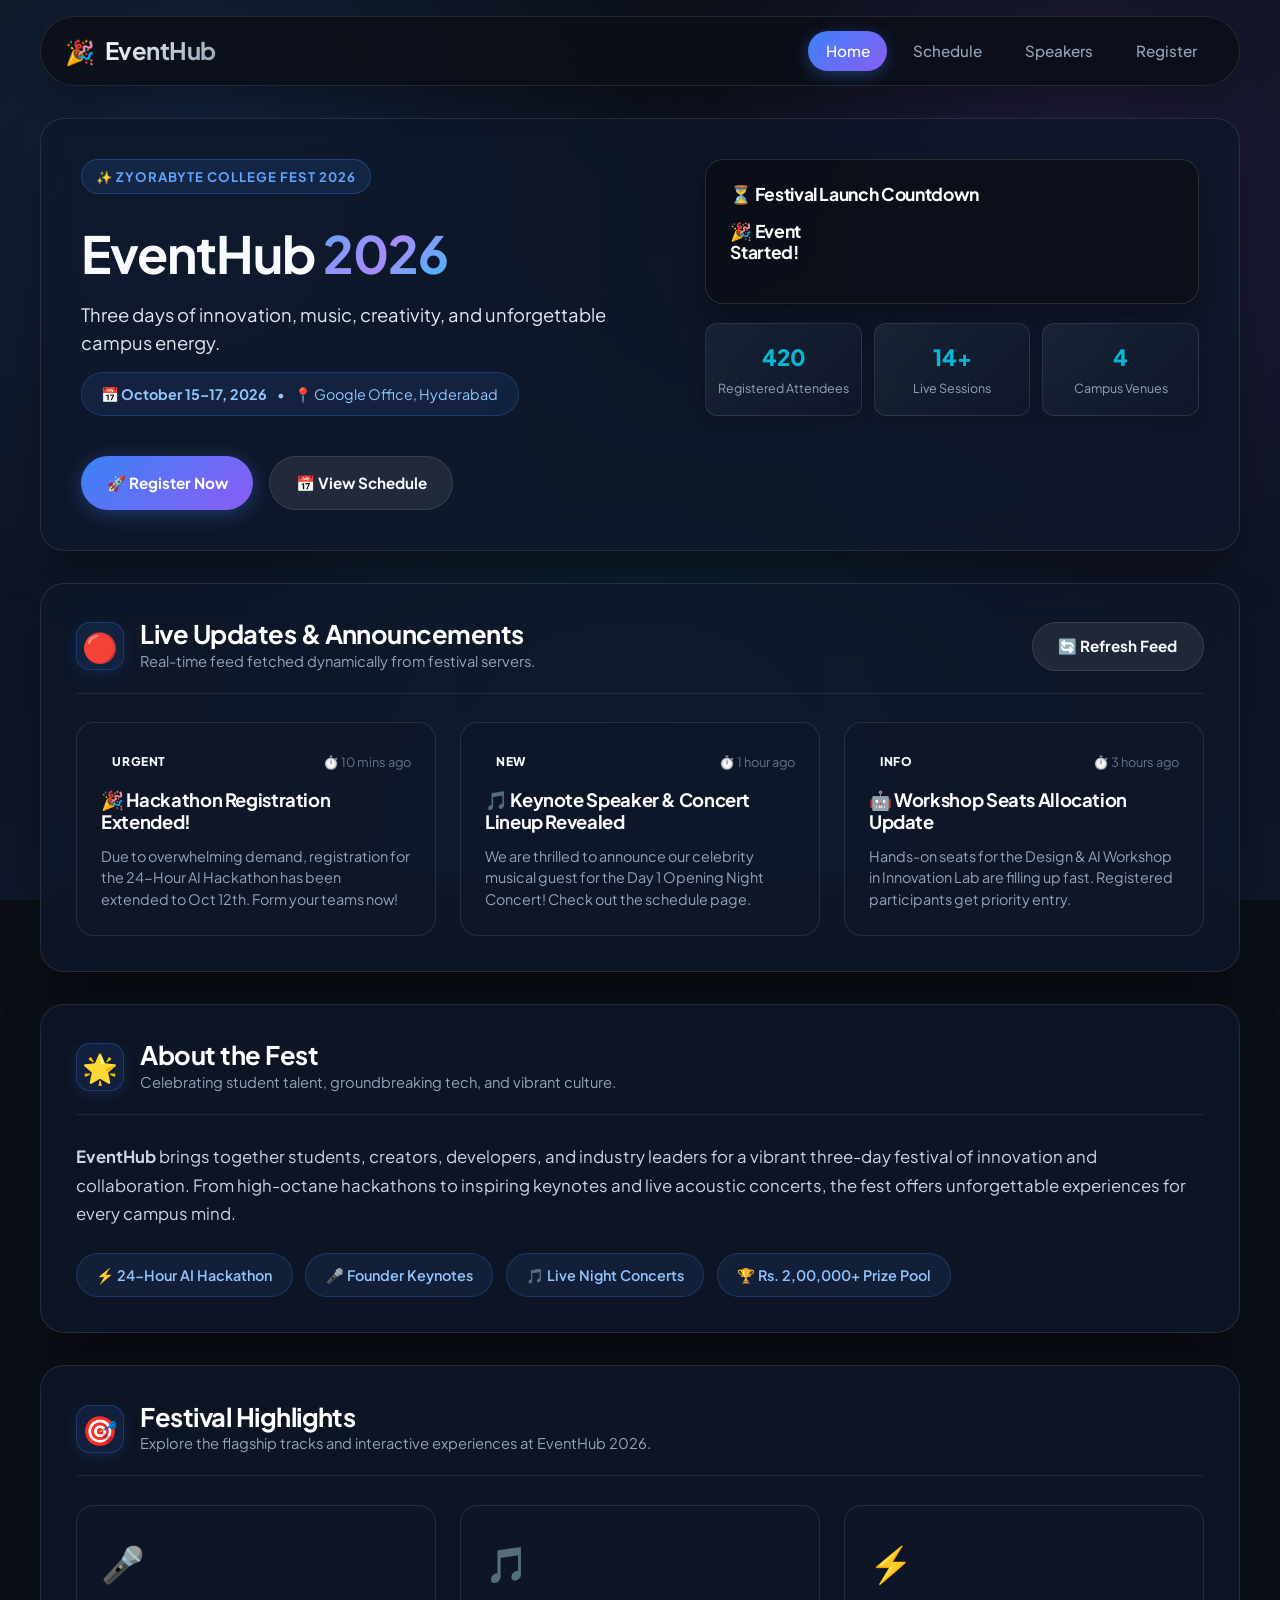
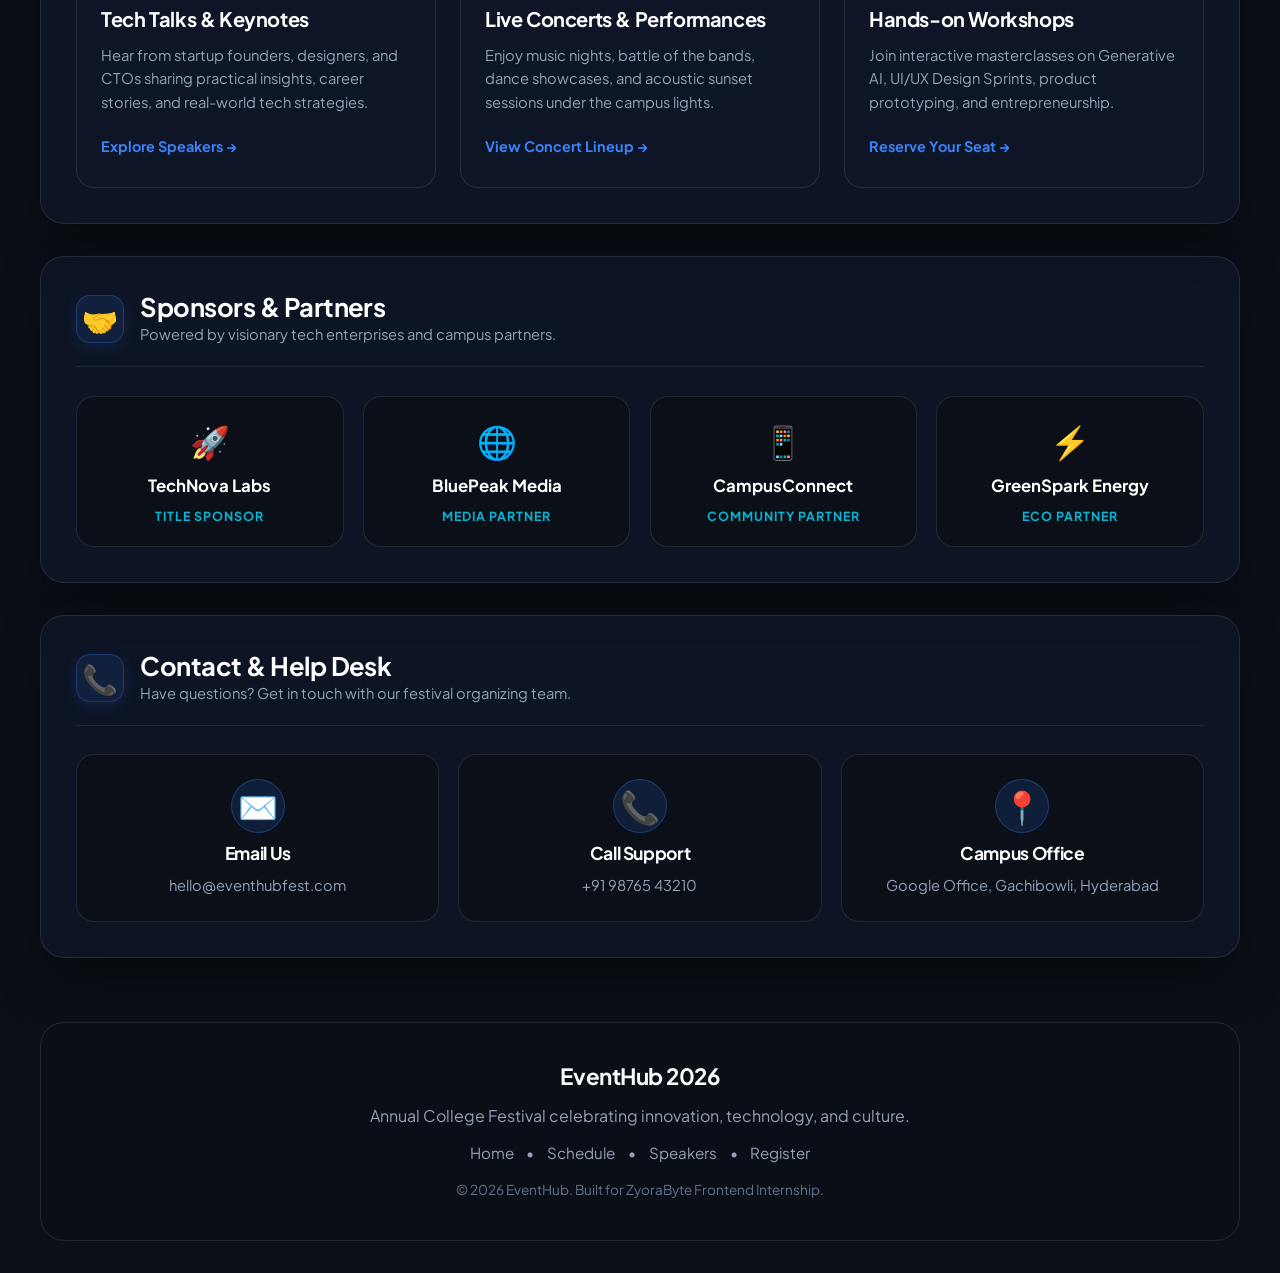
<file: index.html>
<!DOCTYPE html>
<html lang="en">
<head>
    <meta charset="UTF-8" />
    <meta name="viewport" content="width=device-width, initial-scale=1.0" />
    <title>EventHub | Annual College Fest 2026</title>
    <meta name="description" content="EventHub is the annual college fest celebrating music, technology, culture, and innovation." />
    <link rel="preconnect" href="https://fonts.googleapis.com">
    <link rel="preconnect" href="https://fonts.gstatic.com" crossorigin>
    <link href="https://fonts.googleapis.com/css2?family=Plus+Jakarta+Sans:wght@400;500;600;700;800&family=Inter:wght@300;400;500;600;700&display=swap" rel="stylesheet">
    <link rel="stylesheet" href="css/style.css" />
    <link rel="stylesheet" href="css/responsive.css" />
</head>
<body data-page="home">

    <header>
        <div class="brand">
            <a href="index.html" class="logo-link">
                <span class="logo-icon">🎉</span>
                <h1>EventHub</h1>
            </a>
        </div>

        <button class="menu-toggle" type="button" aria-label="Toggle navigation" aria-expanded="false">
            <span></span>
            <span></span>
            <span></span>
        </button>

        <nav class="nav-links" aria-label="Primary navigation">
            <a href="index.html" class="active" aria-current="page">Home</a>
            <a href="schedule.html">Schedule</a>
            <a href="speakers.html">Speakers</a>
            <a href="register.html">Register</a>
        </nav>
    </header>

    <main id="main-content">

        <!-- 1. Hero Section Box -->
        <section class="hero section-box" aria-labelledby="fest-title">
            <div class="hero-header-content">
                <span class="eyebrow">✨ ZyoraByte College Fest 2026</span>
                <h1 id="fest-title">EventHub <span class="gradient-text">2026</span></h1>
                <p class="tagline">Three days of innovation, music, creativity, and unforgettable campus energy.</p>
                <div class="event-details-pill">
                    <span>📅 <strong>October 15–17, 2026</strong></span>
                    <span>•</span>
                    <span>📍 Google Office, Hyderabad</span>
                </div>
            </div>

            <div class="hero-side">
                <div class="countdown-card" aria-label="Fest Countdown Timer">
                    <h3>⏳ Festival Launch Countdown</h3>
                    <div id="countdown" data-target-date="2026-10-15T09:00:00" class="countdown-grid">
                        <div class="countdown-unit">
                            <span class="countdown-value" id="cd-days">00</span>
                            <span class="countdown-label">Days</span>
                        </div>
                        <div class="countdown-unit">
                            <span class="countdown-value" id="cd-hours">00</span>
                            <span class="countdown-label">Hours</span>
                        </div>
                        <div class="countdown-unit">
                            <span class="countdown-value" id="cd-mins">00</span>
                            <span class="countdown-label">Mins</span>
                        </div>
                        <div class="countdown-unit">
                            <span class="countdown-value" id="cd-secs">00</span>
                            <span class="countdown-label">Secs</span>
                        </div>
                    </div>
                </div>

                <div class="hero-stats">
                    <div class="stat-card">
                        <strong id="live-registration-count">420</strong>
                        <span>Registered Attendees</span>
                    </div>
                    <div class="stat-card">
                        <strong>14+</strong>
                        <span>Live Sessions</span>
                    </div>
                    <div class="stat-card">
                        <strong>4</strong>
                        <span>Campus Venues</span>
                    </div>
                </div>
            </div>

            <div class="hero-cta-wrapper">
                <a href="register.html" class="cta-button">🚀 Register Now</a>
                <a href="schedule.html" class="cta-button secondary-button">📅 View Schedule</a>
            </div>
        </section>

        <!-- 2. Live Updates & Announcements Section Box -->
        <section class="section-box live-data-section" aria-labelledby="live-updates-title">
            <div class="section-header-box">
                <div class="header-title-group">
                    <span class="header-icon-badge">🔴</span>
                    <div>
                        <h2 id="live-updates-title">Live Updates & Announcements</h2>
                        <p>Real-time feed fetched dynamically from festival servers.</p>
                    </div>
                </div>
                <button type="button" id="refresh-announcements-btn" class="secondary-button icon-btn" title="Refresh Live Data">
                    🔄 Refresh Feed
                </button>
            </div>

            <!-- Announcements Grid Pre-rendered for 100% Instant Load -->
            <div id="announcements-feed" class="card-grid">
                <article class="announcement-card feature-card">
                    <div class="announcement-header">
                        <span class="pill urgent-pill">🔥 URGENT</span>
                        <small class="announcement-time">⏱️ 10 mins ago</small>
                    </div>
                    <h3>🎉 Hackathon Registration Extended!</h3>
                    <p>Due to overwhelming demand, registration for the 24-Hour AI Hackathon has been extended to Oct 12th. Form your teams now!</p>
                </article>

                <article class="announcement-card feature-card">
                    <div class="announcement-header">
                        <span class="pill new-pill">🎵 NEW</span>
                        <small class="announcement-time">⏱️ 1 hour ago</small>
                    </div>
                    <h3>🎵 Keynote Speaker & Concert Lineup Revealed</h3>
                    <p>We are thrilled to announce our celebrity musical guest for the Day 1 Opening Night Concert! Check out the schedule page.</p>
                </article>

                <article class="announcement-card feature-card">
                    <div class="announcement-header">
                        <span class="pill info-pill">ℹ️ INFO</span>
                        <small class="announcement-time">⏱️ 3 hours ago</small>
                    </div>
                    <h3>🤖 Workshop Seats Allocation Update</h3>
                    <p>Hands-on seats for the Design & AI Workshop in Innovation Lab are filling up fast. Registered participants get priority entry.</p>
                </article>
            </div>
        </section>

        <!-- 3. About the Fest Section Box -->
        <section class="section-box about-section-box" aria-labelledby="about-title">
            <div class="section-header-box">
                <div class="header-title-group">
                    <span class="header-icon-badge">🌟</span>
                    <div>
                        <h2 id="about-title">About the Fest</h2>
                        <p>Celebrating student talent, groundbreaking tech, and vibrant culture.</p>
                    </div>
                </div>
            </div>
            <div class="about-card-body">
                <p>
                    <strong>EventHub</strong> brings together students, creators, developers, and industry leaders for a 
                    vibrant three-day festival of innovation and collaboration. From high-octane hackathons to inspiring keynotes 
                    and live acoustic concerts, the fest offers unforgettable experiences for every campus mind.
                </p>
                <div class="about-highlights-pills">
                    <span class="highlight-pill">⚡ 24-Hour AI Hackathon</span>
                    <span class="highlight-pill">🎤 Founder Keynotes</span>
                    <span class="highlight-pill">🎵 Live Night Concerts</span>
                    <span class="highlight-pill">🏆 Rs. 2,00,000+ Prize Pool</span>
                </div>
            </div>
        </section>

        <!-- 4. Festival Highlights Section Box -->
        <section class="section-box highlights-section-box" aria-labelledby="highlights-title">
            <div class="section-header-box">
                <div class="header-title-group">
                    <span class="header-icon-badge">🎯</span>
                    <div>
                        <h2 id="highlights-title">Festival Highlights</h2>
                        <p>Explore the flagship tracks and interactive experiences at EventHub 2026.</p>
                    </div>
                </div>
            </div>

            <div class="card-grid highlights-grid">
                <article class="feature-card highlight-card">
                    <div class="card-icon-header">🎤</div>
                    <h3>Tech Talks & Keynotes</h3>
                    <p>Hear from startup founders, designers, and CTOs sharing practical insights, career stories, and real-world tech strategies.</p>
                    <a href="speakers.html" class="card-link">Explore Speakers &rarr;</a>
                </article>

                <article class="feature-card highlight-card">
                    <div class="card-icon-header">🎵</div>
                    <h3>Live Concerts & Performances</h3>
                    <p>Enjoy music nights, battle of the bands, dance showcases, and acoustic sunset sessions under the campus lights.</p>
                    <a href="schedule.html" class="card-link">View Concert Lineup &rarr;</a>
                </article>

                <article class="feature-card highlight-card">
                    <div class="card-icon-header">⚡</div>
                    <h3>Hands-on Workshops</h3>
                    <p>Join interactive masterclasses on Generative AI, UI/UX Design Sprints, product prototyping, and entrepreneurship.</p>
                    <a href="register.html" class="card-link">Reserve Your Seat &rarr;</a>
                </article>
            </div>
        </section>

        <!-- 5. Sponsors and Partners Section Box -->
        <section class="section-box partners-section-box" aria-labelledby="partners-title">
            <div class="section-header-box">
                <div class="header-title-group">
                    <span class="header-icon-badge">🤝</span>
                    <div>
                        <h2 id="partners-title">Sponsors & Partners</h2>
                        <p>Powered by visionary tech enterprises and campus partners.</p>
                    </div>
                </div>
            </div>

            <div class="sponsor-grid">
                <div class="sponsor-badge">
                    <span class="sponsor-icon">🚀</span>
                    <strong>TechNova Labs</strong>
                    <span class="sponsor-type">Title Sponsor</span>
                </div>
                <div class="sponsor-badge">
                    <span class="sponsor-icon">🌐</span>
                    <strong>BluePeak Media</strong>
                    <span class="sponsor-type">Media Partner</span>
                </div>
                <div class="sponsor-badge">
                    <span class="sponsor-icon">📱</span>
                    <strong>CampusConnect</strong>
                    <span class="sponsor-type">Community Partner</span>
                </div>
                <div class="sponsor-badge">
                    <span class="sponsor-icon">⚡</span>
                    <strong>GreenSpark Energy</strong>
                    <span class="sponsor-type">Eco Partner</span>
                </div>
            </div>
        </section>

        <!-- 6. Contact Section Box -->
        <section class="section-box contact-section-box" aria-labelledby="contact-title">
            <div class="section-header-box">
                <div class="header-title-group">
                    <span class="header-icon-badge">📞</span>
                    <div>
                        <h2 id="contact-title">Contact & Help Desk</h2>
                        <p>Have questions? Get in touch with our festival organizing team.</p>
                    </div>
                </div>
            </div>

            <div class="contact-grid">
                <div class="contact-card">
                    <div class="contact-icon">✉️</div>
                    <h4>Email Us</h4>
                    <p>hello@eventhubfest.com</p>
                </div>
                <div class="contact-card">
                    <div class="contact-icon">📞</div>
                    <h4>Call Support</h4>
                    <p>+91 98765 43210</p>
                </div>
                <div class="contact-card">
                    <div class="contact-icon">📍</div>
                    <h4>Campus Office</h4>
                    <p>Google Office, Gachibowli, Hyderabad</p>
                </div>
            </div>
        </section>

    </main>

    <footer>
        <div class="footer-content">
            <h3>EventHub 2026</h3>
            <p>Annual College Festival celebrating innovation, technology, and culture.</p>
            <div class="footer-links">
                <a href="index.html">Home</a> &bull;
                <a href="schedule.html">Schedule</a> &bull;
                <a href="speakers.html">Speakers</a> &bull;
                <a href="register.html">Register</a>
            </div>
            <p class="copyright">&copy; 2026 EventHub. Built for ZyoraByte Frontend Internship.</p>
        </div>
    </footer>

    <script src="js/script.js" defer></script>
</body>
</html>
</file>
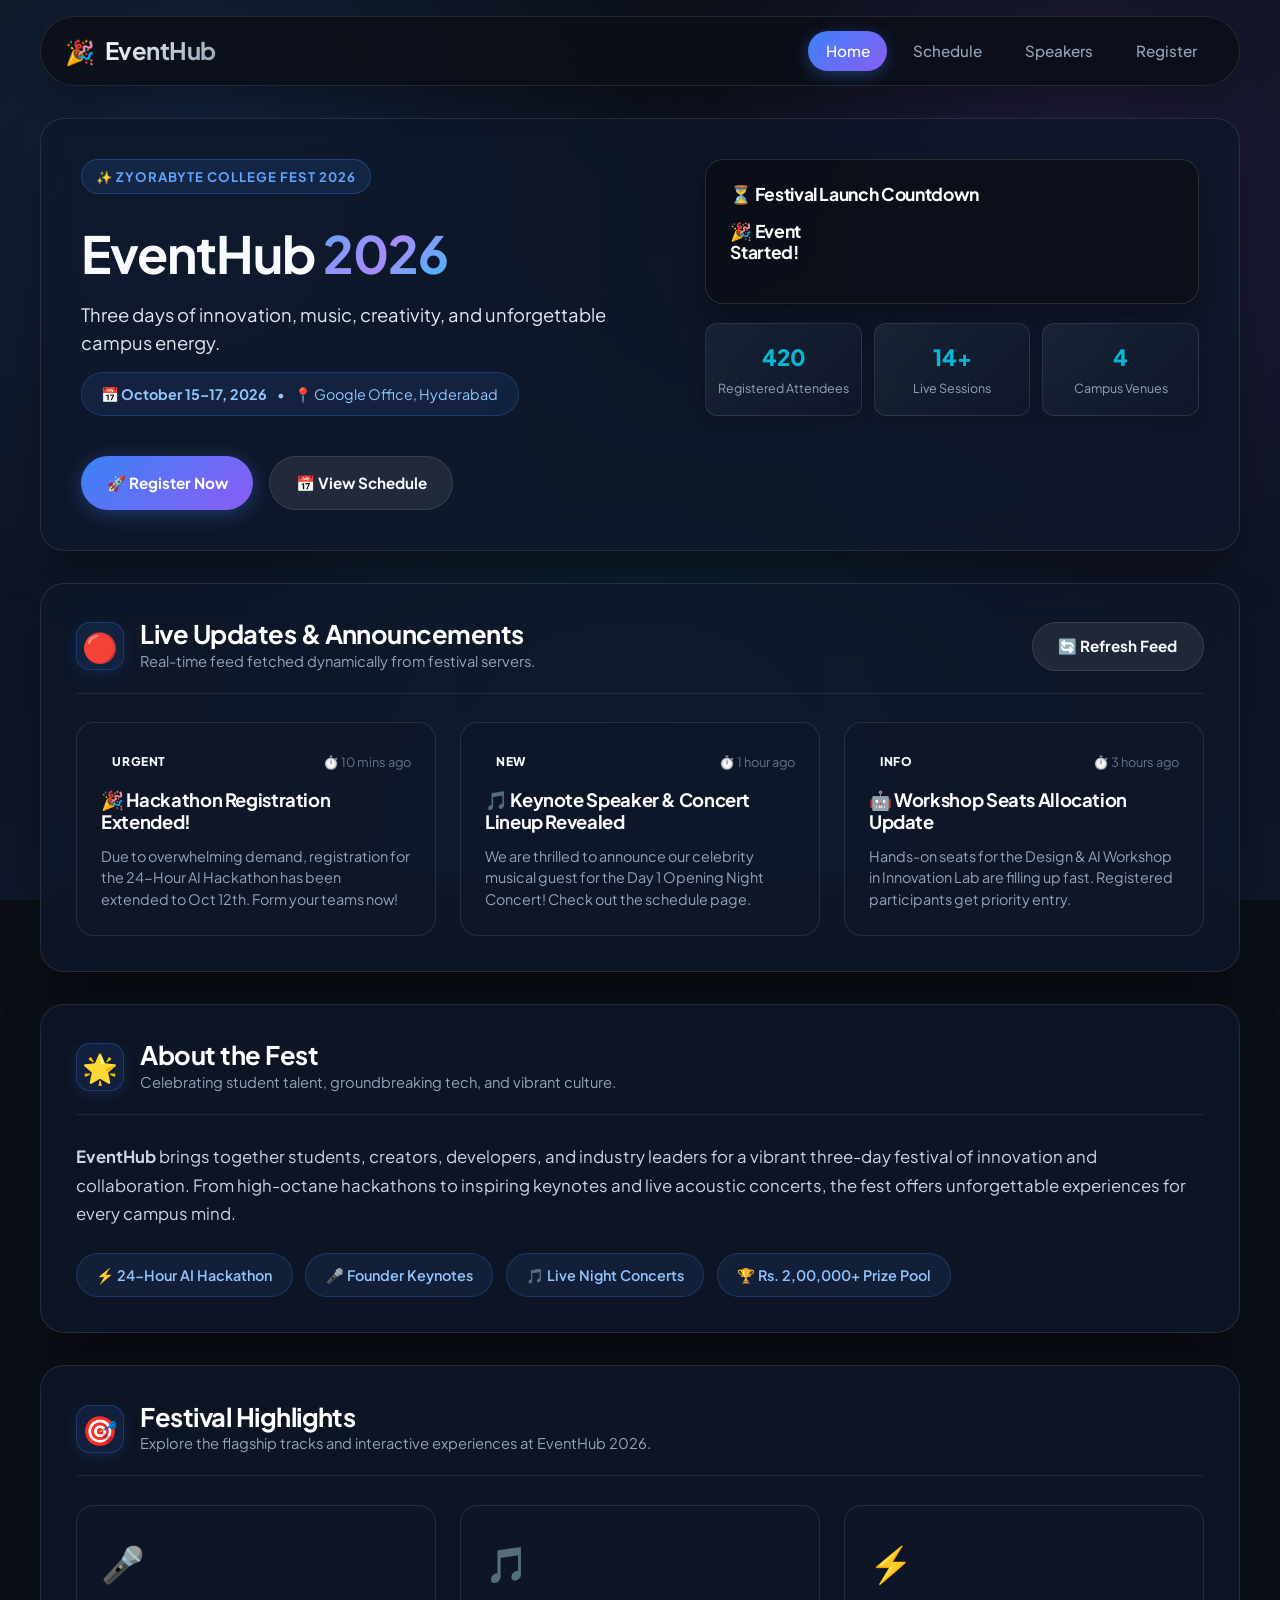
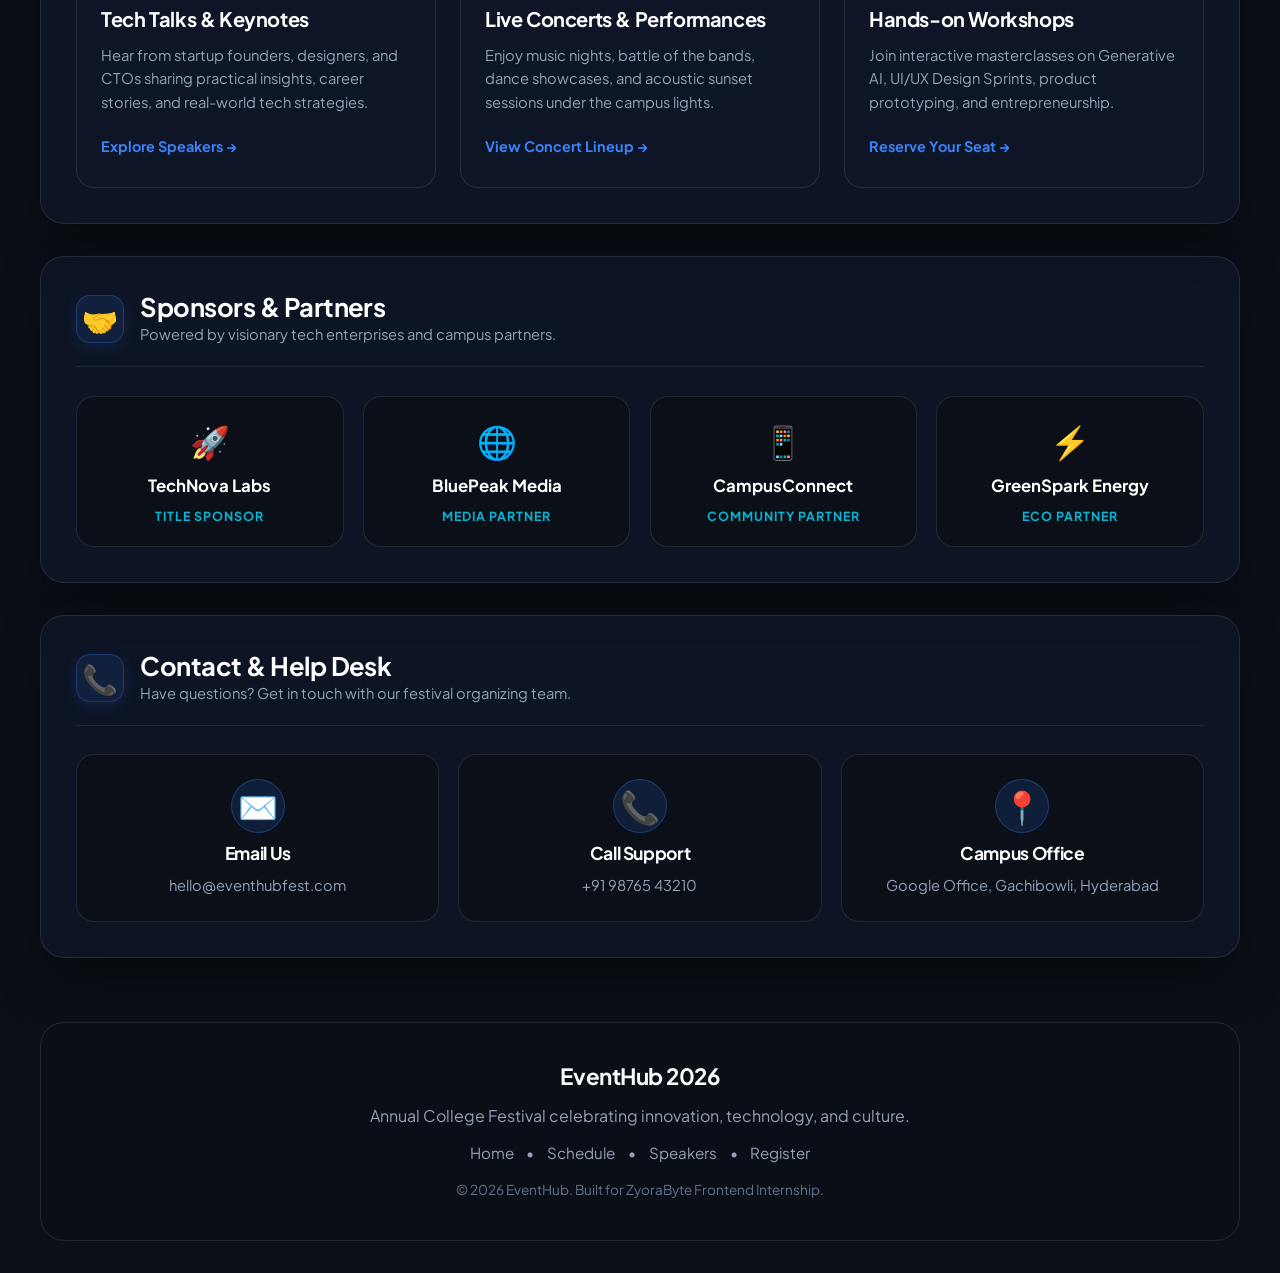
<file: home.html>
<!DOCTYPE html>
<html lang="en">
<head>
    <meta charset="UTF-8" />
    <meta name="viewport" content="width=device-width, initial-scale=1.0" />
    <title>EventHub | Annual College Fest 2026</title>
    <meta name="description" content="EventHub is the annual college fest celebrating music, technology, culture, and innovation." />
    <link rel="preconnect" href="https://fonts.googleapis.com">
    <link rel="preconnect" href="https://fonts.gstatic.com" crossorigin>
    <link href="https://fonts.googleapis.com/css2?family=Plus+Jakarta+Sans:wght@400;500;600;700;800&family=Inter:wght@300;400;500;600;700&display=swap" rel="stylesheet">
    <link rel="stylesheet" href="css/style.css" />
    <link rel="stylesheet" href="css/responsive.css" />
</head>
<body data-page="home">

    <header>
        <div class="brand">
            <a href="index.html" class="logo-link">
                <span class="logo-icon">🎉</span>
                <h1>EventHub</h1>
            </a>
        </div>

        <button class="menu-toggle" type="button" aria-label="Toggle navigation" aria-expanded="false">
            <span></span>
            <span></span>
            <span></span>
        </button>

        <nav class="nav-links" aria-label="Primary navigation">
            <a href="index.html" class="active" aria-current="page">Home</a>
            <a href="schedule.html">Schedule</a>
            <a href="speakers.html">Speakers</a>
            <a href="register.html">Register</a>
        </nav>
    </header>

    <main id="main-content">

        <!-- 1. Hero Section Box -->
        <section class="hero section-box" aria-labelledby="fest-title">
            <div class="hero-header-content">
                <span class="eyebrow">✨ ZyoraByte College Fest 2026</span>
                <h1 id="fest-title">EventHub <span class="gradient-text">2026</span></h1>
                <p class="tagline">Three days of innovation, music, creativity, and unforgettable campus energy.</p>
                <div class="event-details-pill">
                    <span>📅 <strong>October 15–17, 2026</strong></span>
                    <span>•</span>
                    <span>📍 Google Office, Hyderabad</span>
                </div>
            </div>

            <div class="hero-side">
                <div class="countdown-card" aria-label="Fest Countdown Timer">
                    <h3>⏳ Festival Launch Countdown</h3>
                    <div id="countdown" data-target-date="2026-10-15T09:00:00" class="countdown-grid">
                        <div class="countdown-unit">
                            <span class="countdown-value" id="cd-days">00</span>
                            <span class="countdown-label">Days</span>
                        </div>
                        <div class="countdown-unit">
                            <span class="countdown-value" id="cd-hours">00</span>
                            <span class="countdown-label">Hours</span>
                        </div>
                        <div class="countdown-unit">
                            <span class="countdown-value" id="cd-mins">00</span>
                            <span class="countdown-label">Mins</span>
                        </div>
                        <div class="countdown-unit">
                            <span class="countdown-value" id="cd-secs">00</span>
                            <span class="countdown-label">Secs</span>
                        </div>
                    </div>
                </div>

                <div class="hero-stats">
                    <div class="stat-card">
                        <strong id="live-registration-count">420</strong>
                        <span>Registered Attendees</span>
                    </div>
                    <div class="stat-card">
                        <strong>14+</strong>
                        <span>Live Sessions</span>
                    </div>
                    <div class="stat-card">
                        <strong>4</strong>
                        <span>Campus Venues</span>
                    </div>
                </div>
            </div>

            <div class="hero-cta-wrapper">
                <a href="register.html" class="cta-button">🚀 Register Now</a>
                <a href="schedule.html" class="cta-button secondary-button">📅 View Schedule</a>
            </div>
        </section>

        <!-- 2. Live Updates & Announcements Section Box -->
        <section class="section-box live-data-section" aria-labelledby="live-updates-title">
            <div class="section-header-box">
                <div class="header-title-group">
                    <span class="header-icon-badge">🔴</span>
                    <div>
                        <h2 id="live-updates-title">Live Updates & Announcements</h2>
                        <p>Real-time feed fetched dynamically from festival servers.</p>
                    </div>
                </div>
                <button type="button" id="refresh-announcements-btn" class="secondary-button icon-btn" title="Refresh Live Data">
                    🔄 Refresh Feed
                </button>
            </div>

            <div id="announcements-feed" class="card-grid">
                <article class="announcement-card feature-card">
                    <div class="announcement-header">
                        <span class="pill urgent-pill">🔥 URGENT</span>
                        <small class="announcement-time">⏱️ 10 mins ago</small>
                    </div>
                    <h3>🎉 Hackathon Registration Extended!</h3>
                    <p>Due to overwhelming demand, registration for the 24-Hour AI Hackathon has been extended to Oct 12th. Form your teams now!</p>
                </article>

                <article class="announcement-card feature-card">
                    <div class="announcement-header">
                        <span class="pill new-pill">🎵 NEW</span>
                        <small class="announcement-time">⏱️ 1 hour ago</small>
                    </div>
                    <h3>🎵 Keynote Speaker & Concert Lineup Revealed</h3>
                    <p>We are thrilled to announce our celebrity musical guest for the Day 1 Opening Night Concert! Check out the schedule page.</p>
                </article>

                <article class="announcement-card feature-card">
                    <div class="announcement-header">
                        <span class="pill info-pill">ℹ️ INFO</span>
                        <small class="announcement-time">⏱️ 3 hours ago</small>
                    </div>
                    <h3>🤖 Workshop Seats Allocation Update</h3>
                    <p>Hands-on seats for the Design & AI Workshop in Innovation Lab are filling up fast. Registered participants get priority entry.</p>
                </article>
            </div>
        </section>

        <!-- 3. About the Fest Section Box -->
        <section class="section-box about-section-box" aria-labelledby="about-title">
            <div class="section-header-box">
                <div class="header-title-group">
                    <span class="header-icon-badge">🌟</span>
                    <div>
                        <h2 id="about-title">About the Fest</h2>
                        <p>Celebrating student talent, groundbreaking tech, and vibrant culture.</p>
                    </div>
                </div>
            </div>
            <div class="about-card-body">
                <p>
                    <strong>EventHub</strong> brings together students, creators, developers, and industry leaders for a 
                    vibrant three-day festival of innovation and collaboration. From high-octane hackathons to inspiring keynotes 
                    and live acoustic concerts, the fest offers unforgettable experiences for every campus mind.
                </p>
                <div class="about-highlights-pills">
                    <span class="highlight-pill">⚡ 24-Hour AI Hackathon</span>
                    <span class="highlight-pill">🎤 Founder Keynotes</span>
                    <span class="highlight-pill">🎵 Live Night Concerts</span>
                    <span class="highlight-pill">🏆 Rs. 2,00,000+ Prize Pool</span>
                </div>
            </div>
        </section>

        <!-- 4. Festival Highlights Section Box -->
        <section class="section-box highlights-section-box" aria-labelledby="highlights-title">
            <div class="section-header-box">
                <div class="header-title-group">
                    <span class="header-icon-badge">🎯</span>
                    <div>
                        <h2 id="highlights-title">Festival Highlights</h2>
                        <p>Explore the flagship tracks and interactive experiences at EventHub 2026.</p>
                    </div>
                </div>
            </div>

            <div class="card-grid highlights-grid">
                <article class="feature-card highlight-card">
                    <div class="card-icon-header">🎤</div>
                    <h3>Tech Talks & Keynotes</h3>
                    <p>Hear from startup founders, designers, and CTOs sharing practical insights, career stories, and real-world tech strategies.</p>
                    <a href="speakers.html" class="card-link">Explore Speakers &rarr;</a>
                </article>

                <article class="feature-card highlight-card">
                    <div class="card-icon-header">🎵</div>
                    <h3>Live Concerts & Performances</h3>
                    <p>Enjoy music nights, battle of the bands, dance showcases, and acoustic sunset sessions under the campus lights.</p>
                    <a href="schedule.html" class="card-link">View Concert Lineup &rarr;</a>
                </article>

                <article class="feature-card highlight-card">
                    <div class="card-icon-header">⚡</div>
                    <h3>Hands-on Workshops</h3>
                    <p>Join interactive masterclasses on Generative AI, UI/UX Design Sprints, product prototyping, and entrepreneurship.</p>
                    <a href="register.html" class="card-link">Reserve Your Seat &rarr;</a>
                </article>
            </div>
        </section>

        <!-- 5. Sponsors and Partners Section Box -->
        <section class="section-box partners-section-box" aria-labelledby="partners-title">
            <div class="section-header-box">
                <div class="header-title-group">
                    <span class="header-icon-badge">🤝</span>
                    <div>
                        <h2 id="partners-title">Sponsors & Partners</h2>
                        <p>Powered by visionary tech enterprises and campus partners.</p>
                    </div>
                </div>
            </div>

            <div class="sponsor-grid">
                <div class="sponsor-badge">
                    <span class="sponsor-icon">🚀</span>
                    <strong>TechNova Labs</strong>
                    <span class="sponsor-type">Title Sponsor</span>
                </div>
                <div class="sponsor-badge">
                    <span class="sponsor-icon">🌐</span>
                    <strong>BluePeak Media</strong>
                    <span class="sponsor-type">Media Partner</span>
                </div>
                <div class="sponsor-badge">
                    <span class="sponsor-icon">📱</span>
                    <strong>CampusConnect</strong>
                    <span class="sponsor-type">Community Partner</span>
                </div>
                <div class="sponsor-badge">
                    <span class="sponsor-icon">⚡</span>
                    <strong>GreenSpark Energy</strong>
                    <span class="sponsor-type">Eco Partner</span>
                </div>
            </div>
        </section>

        <!-- 6. Contact Section Box -->
        <section class="section-box contact-section-box" aria-labelledby="contact-title">
            <div class="section-header-box">
                <div class="header-title-group">
                    <span class="header-icon-badge">📞</span>
                    <div>
                        <h2 id="contact-title">Contact & Help Desk</h2>
                        <p>Have questions? Get in touch with our festival organizing team.</p>
                    </div>
                </div>
            </div>

            <div class="contact-grid">
                <div class="contact-card">
                    <div class="contact-icon">✉️</div>
                    <h4>Email Us</h4>
                    <p>hello@eventhubfest.com</p>
                </div>
                <div class="contact-card">
                    <div class="contact-icon">📞</div>
                    <h4>Call Support</h4>
                    <p>+91 98765 43210</p>
                </div>
                <div class="contact-card">
                    <div class="contact-icon">📍</div>
                    <h4>Campus Office</h4>
                    <p>Google Office, Gachibowli, Hyderabad</p>
                </div>
            </div>
        </section>

    </main>

    <footer>
        <div class="footer-content">
            <h3>EventHub 2026</h3>
            <p>Annual College Festival celebrating innovation, technology, and culture.</p>
            <div class="footer-links">
                <a href="index.html">Home</a> &bull;
                <a href="schedule.html">Schedule</a> &bull;
                <a href="speakers.html">Speakers</a> &bull;
                <a href="register.html">Register</a>
            </div>
            <p class="copyright">&copy; 2026 EventHub. Built for ZyoraByte Frontend Internship.</p>
        </div>
    </footer>

    <script src="js/script.js" defer></script>
</body>
</html>
</file>
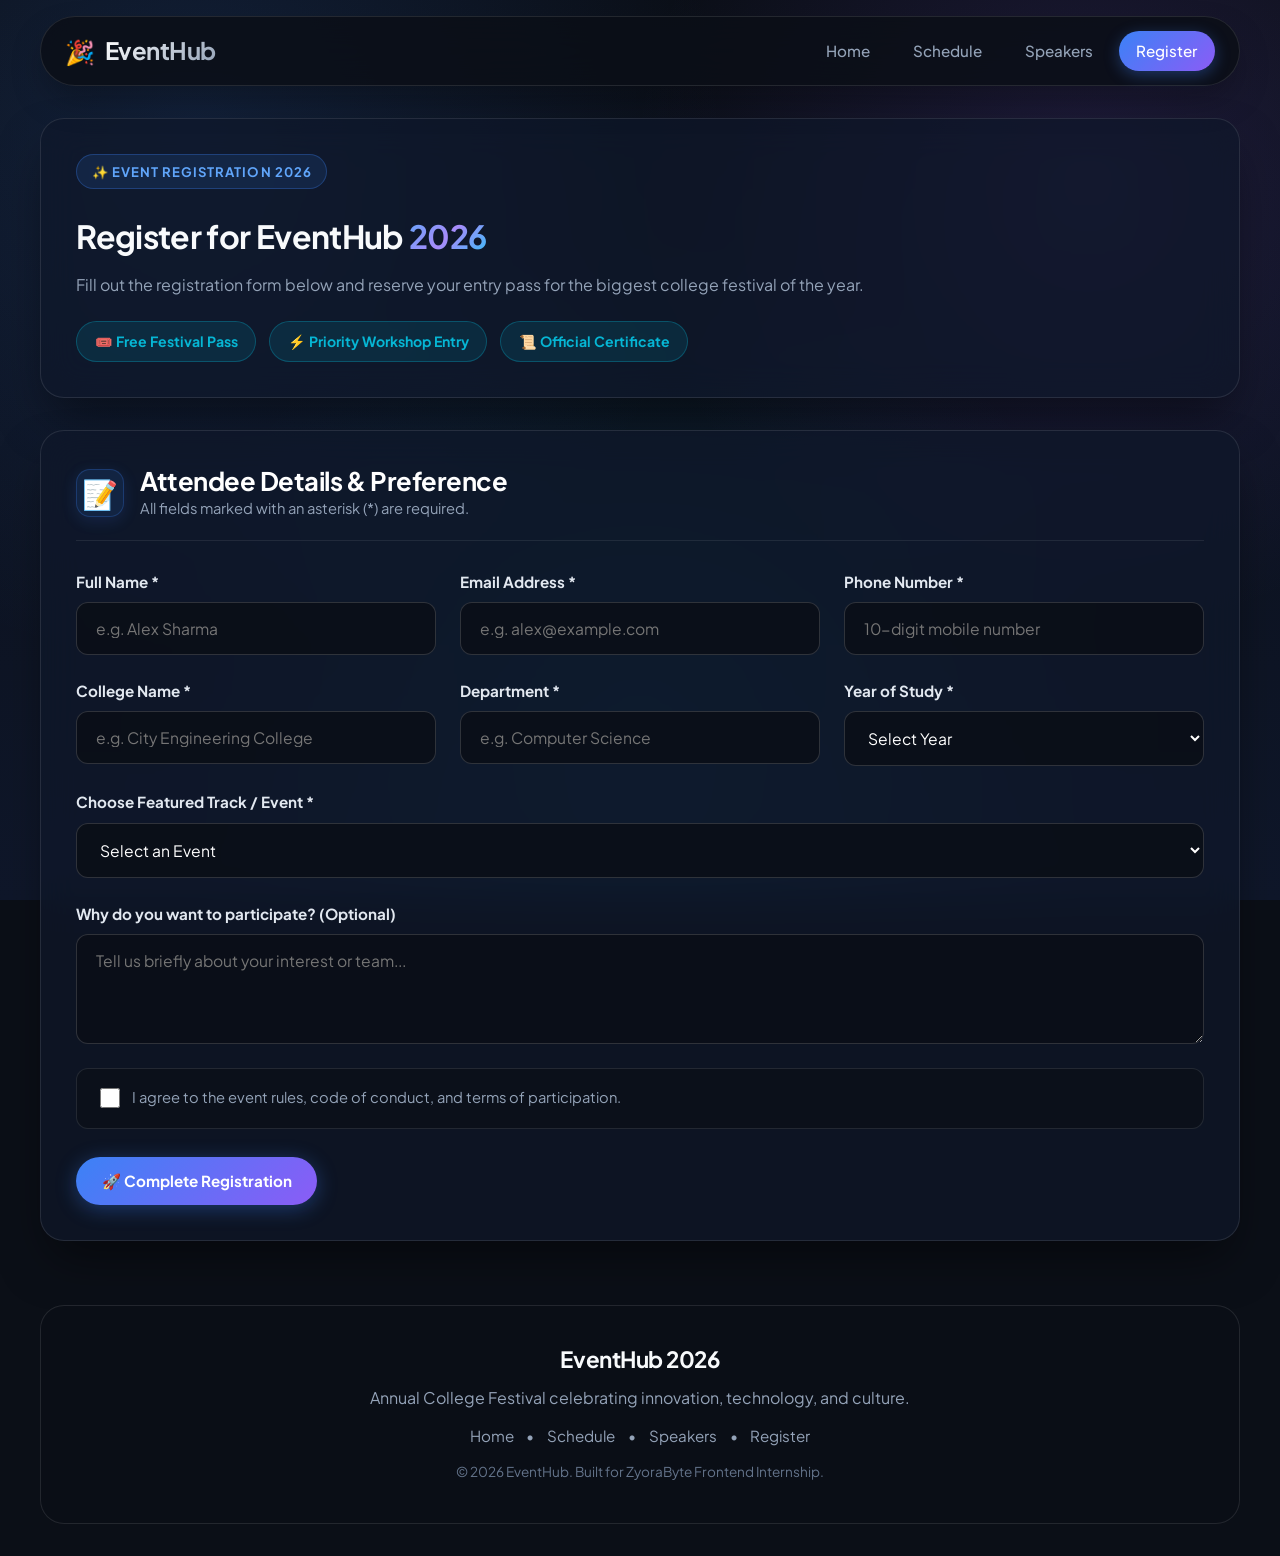
<file: register.html>
<!DOCTYPE html>
<html lang="en">
<head>
    <meta charset="UTF-8">
    <meta name="viewport" content="width=device-width, initial-scale=1.0">
    <title>EventHub | Register for Fest 2026</title>
    <meta name="description" content="Register now for EventHub 2026. Reserve your entry pass for hackathons, workshops, keynotes, and concerts.">
    <link rel="preconnect" href="https://fonts.googleapis.com">
    <link rel="preconnect" href="https://fonts.gstatic.com" crossorigin>
    <link href="https://fonts.googleapis.com/css2?family=Plus+Jakarta+Sans:wght@400;500;600;700;800&family=Inter:wght@300;400;500;600;700&display=swap" rel="stylesheet">
    <link rel="stylesheet" href="css/style.css">
    <link rel="stylesheet" href="css/responsive.css">
</head>
<body data-page="register">

    <header>
        <div class="brand">
            <a href="index.html" class="logo-link">
                <span class="logo-icon">🎉</span>
                <h1>EventHub</h1>
            </a>
        </div>

        <button class="menu-toggle" type="button" aria-label="Toggle navigation" aria-expanded="false">
            <span></span>
            <span></span>
            <span></span>
        </button>

        <nav class="nav-links" aria-label="Primary navigation">
            <a href="index.html">Home</a>
            <a href="schedule.html">Schedule</a>
            <a href="speakers.html">Speakers</a>
            <a href="register.html" class="active" aria-current="page">Register</a>
        </nav>
    </header>

    <main id="main-content">

        <!-- 1. Hero Banner Box -->
        <section class="section-box register-hero">
            <div class="register-hero-content">
                <span class="eyebrow">✨ Event Registration 2026</span>
                <h2>Register for EventHub <span class="gradient-text">2026</span></h2>
                <p>
                    Fill out the registration form below and reserve your entry pass for the 
                    biggest college festival of the year.
                </p>
                <div class="register-benefits-pills">
                    <span class="benefit-pill">🎟️ Free Festival Pass</span>
                    <span class="benefit-pill">⚡ Priority Workshop Entry</span>
                    <span class="benefit-pill">📜 Official Certificate</span>
                </div>
            </div>
        </section>

        <!-- 2. Registration Form Box -->
        <section class="section-box form-card-section">
            <div class="section-header-box">
                <div class="header-title-group">
                    <span class="header-icon-badge">📝</span>
                    <div>
                        <h2>Attendee Details & Preference</h2>
                        <p>All fields marked with an asterisk (*) are required.</p>
                    </div>
                </div>
            </div>

            <form class="validate-form" novalidate>
                
                <div class="form-grid">
                    
                    <!-- Field 1: Full Name -->
                    <div class="form-group">
                        <label for="name">Full Name *</label>
                        <input type="text" id="name" placeholder="e.g. Alex Sharma" required>
                    </div>

                    <!-- Field 2: Email Address -->
                    <div class="form-group">
                        <label for="email">Email Address *</label>
                        <input type="email" id="email" placeholder="e.g. alex@example.com" required>
                    </div>

                    <!-- Field 3: Phone Number -->
                    <div class="form-group">
                        <label for="phone">Phone Number *</label>
                        <input type="tel" id="phone" placeholder="10-digit mobile number" required>
                    </div>

                    <!-- Field 4: College Name -->
                    <div class="form-group">
                        <label for="college">College Name *</label>
                        <input type="text" id="college" placeholder="e.g. City Engineering College" required>
                    </div>

                    <!-- Field 5: Department -->
                    <div class="form-group">
                        <label for="department">Department *</label>
                        <input type="text" id="department" placeholder="e.g. Computer Science" required>
                    </div>

                    <!-- Field 6: Year of Study -->
                    <div class="form-group">
                        <label for="year">Year of Study *</label>
                        <select id="year">
                            <option>Select Year</option>
                            <option>First Year</option>
                            <option>Second Year</option>
                            <option>Third Year</option>
                            <option>Final Year</option>
                        </select>
                    </div>

                </div>

                <!-- Field 7: Choose an Event -->
                <div class="form-group full-width-group">
                    <label for="event">Choose Featured Track / Event *</label>
                    <select id="event">
                        <option>Select an Event</option>
                        <option>Hackathon (24-Hour AI Challenge)</option>
                        <option>Web Development Workshop</option>
                        <option>AI & Design Workshop</option>
                        <option>UI/UX Design Challenge Sprint</option>
                        <option>Gaming Tournament</option>
                        <option>Project Expo & Startup Showcase</option>
                        <option>Grand Cultural Night & Concerts</option>
                    </select>
                </div>

                <!-- Field 8: Message -->
                <div class="form-group full-width-group">
                    <label for="message">Why do you want to participate? (Optional)</label>
                    <textarea id="message" rows="4" placeholder="Tell us briefly about your interest or team..."></textarea>
                </div>

                <!-- Terms Checkbox -->
                <div class="form-terms-box">
                    <input type="checkbox" id="terms">
                    <label for="terms">
                        I agree to the event rules, code of conduct, and terms of participation.
                    </label>
                </div>

                <!-- Submit Button -->
                <div class="form-submit-wrapper">
                    <button type="submit" class="cta-button submit-btn">
                        🚀 Complete Registration
                    </button>
                </div>

            </form>
        </section>

    </main>

    <footer>
        <div class="footer-content">
            <h3>EventHub 2026</h3>
            <p>Annual College Festival celebrating innovation, technology, and culture.</p>
            <div class="footer-links">
                <a href="index.html">Home</a> &bull;
                <a href="schedule.html">Schedule</a> &bull;
                <a href="speakers.html">Speakers</a> &bull;
                <a href="register.html">Register</a>
            </div>
            <p class="copyright">&copy; 2026 EventHub. Built for ZyoraByte Frontend Internship.</p>
        </div>
    </footer>

    <script src="js/register.js" defer></script>
</body>
</html>
</file>
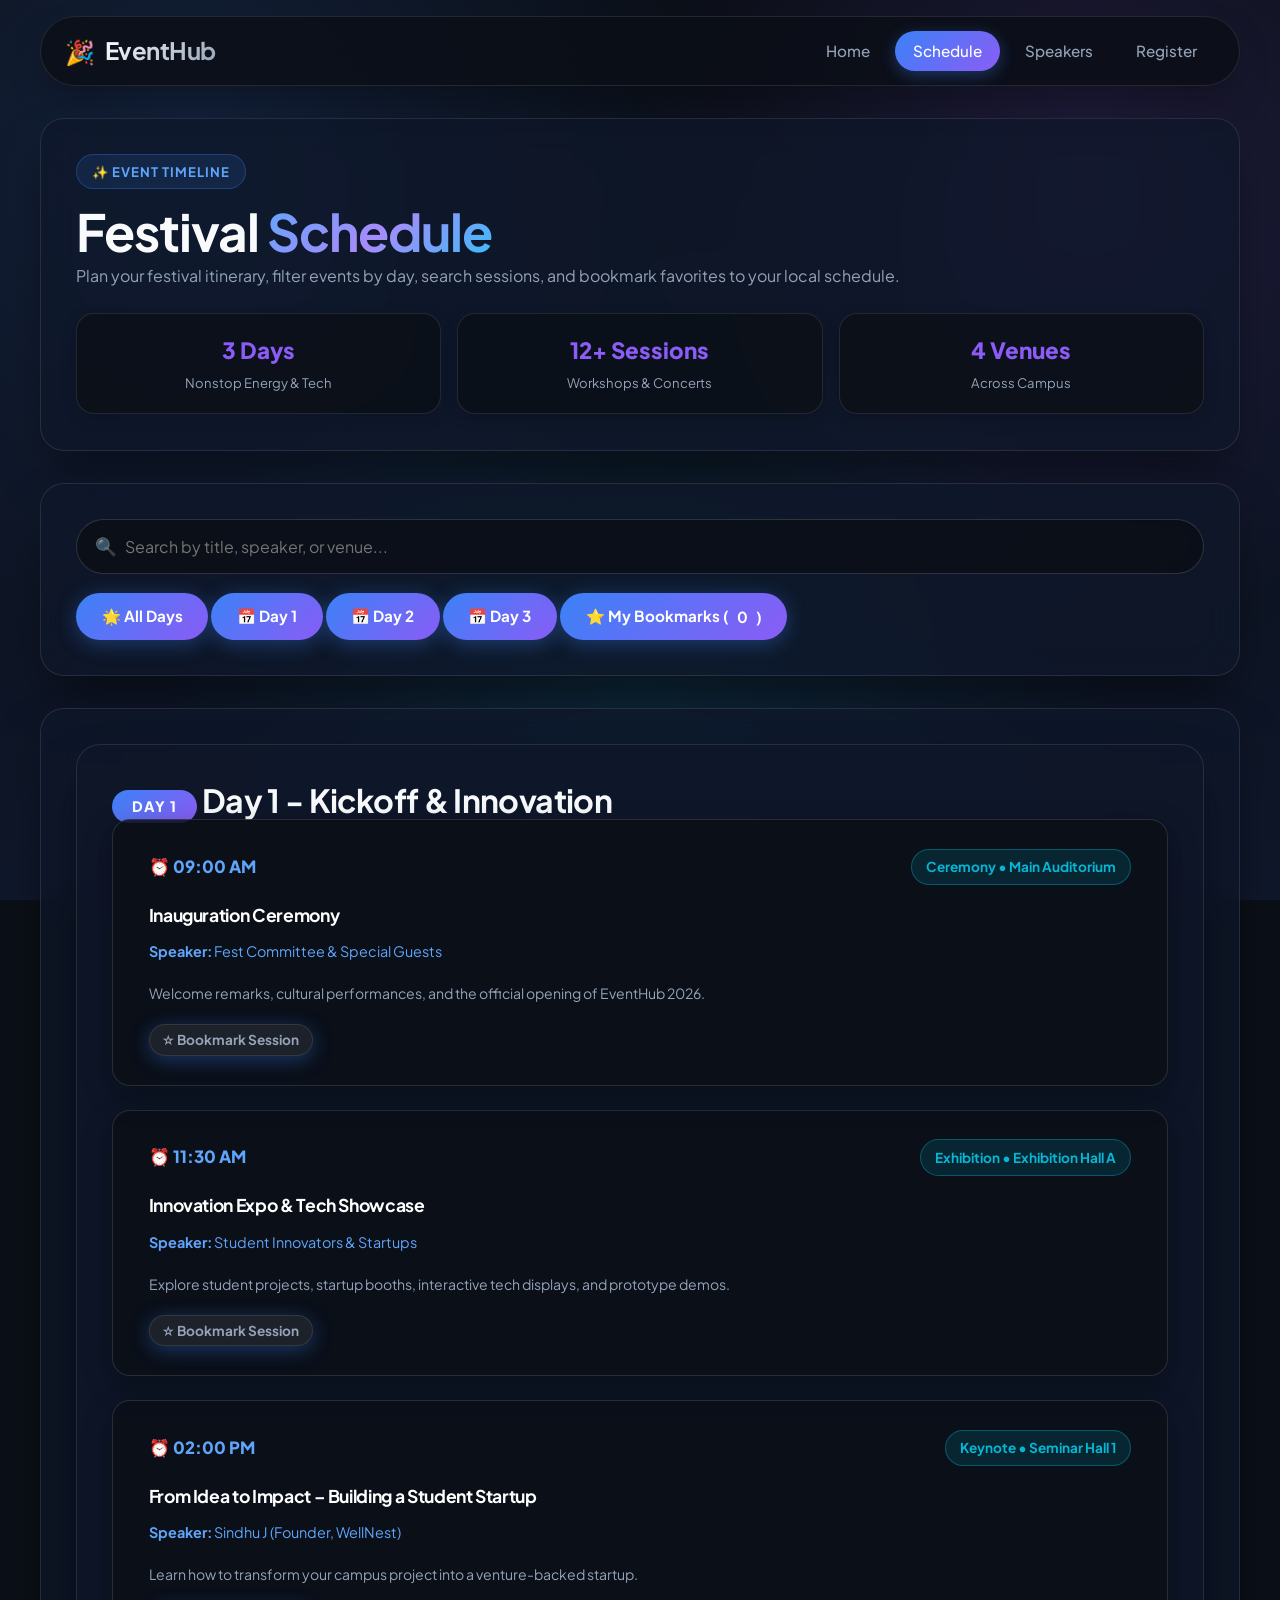
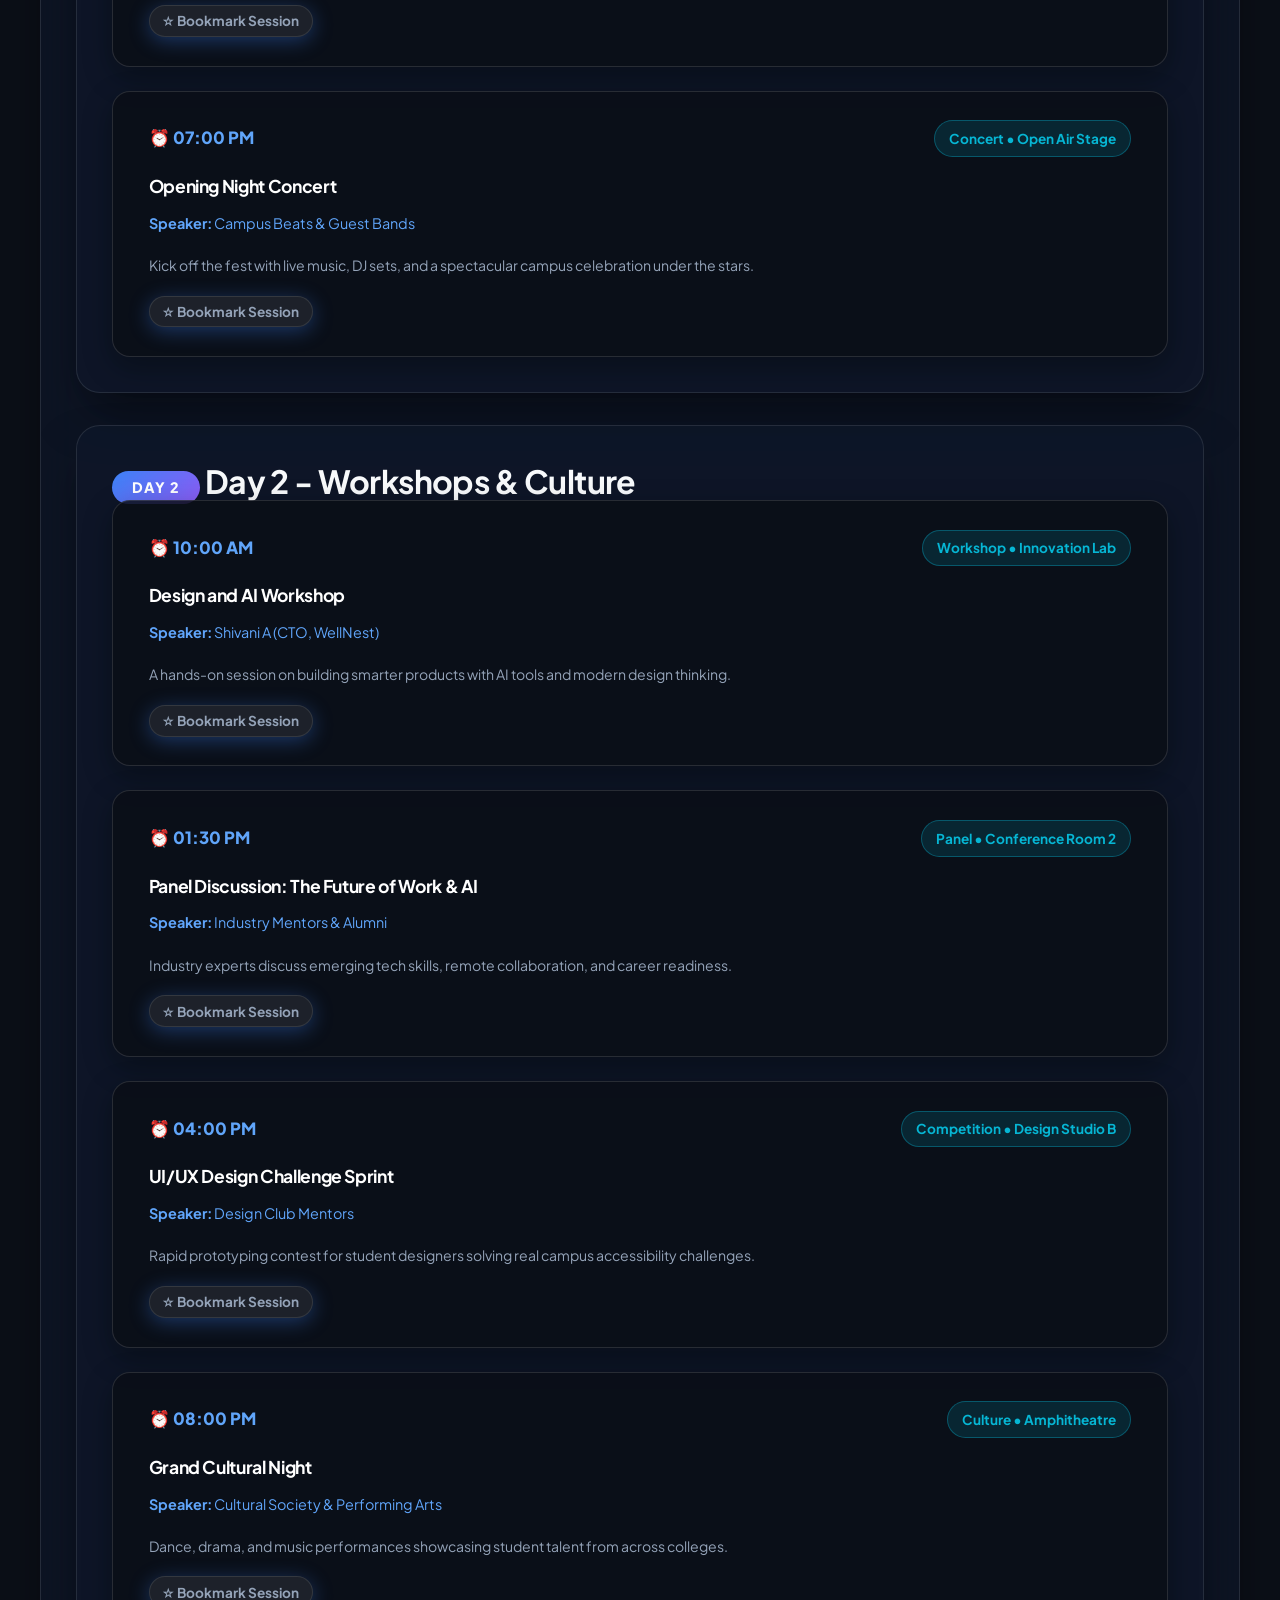
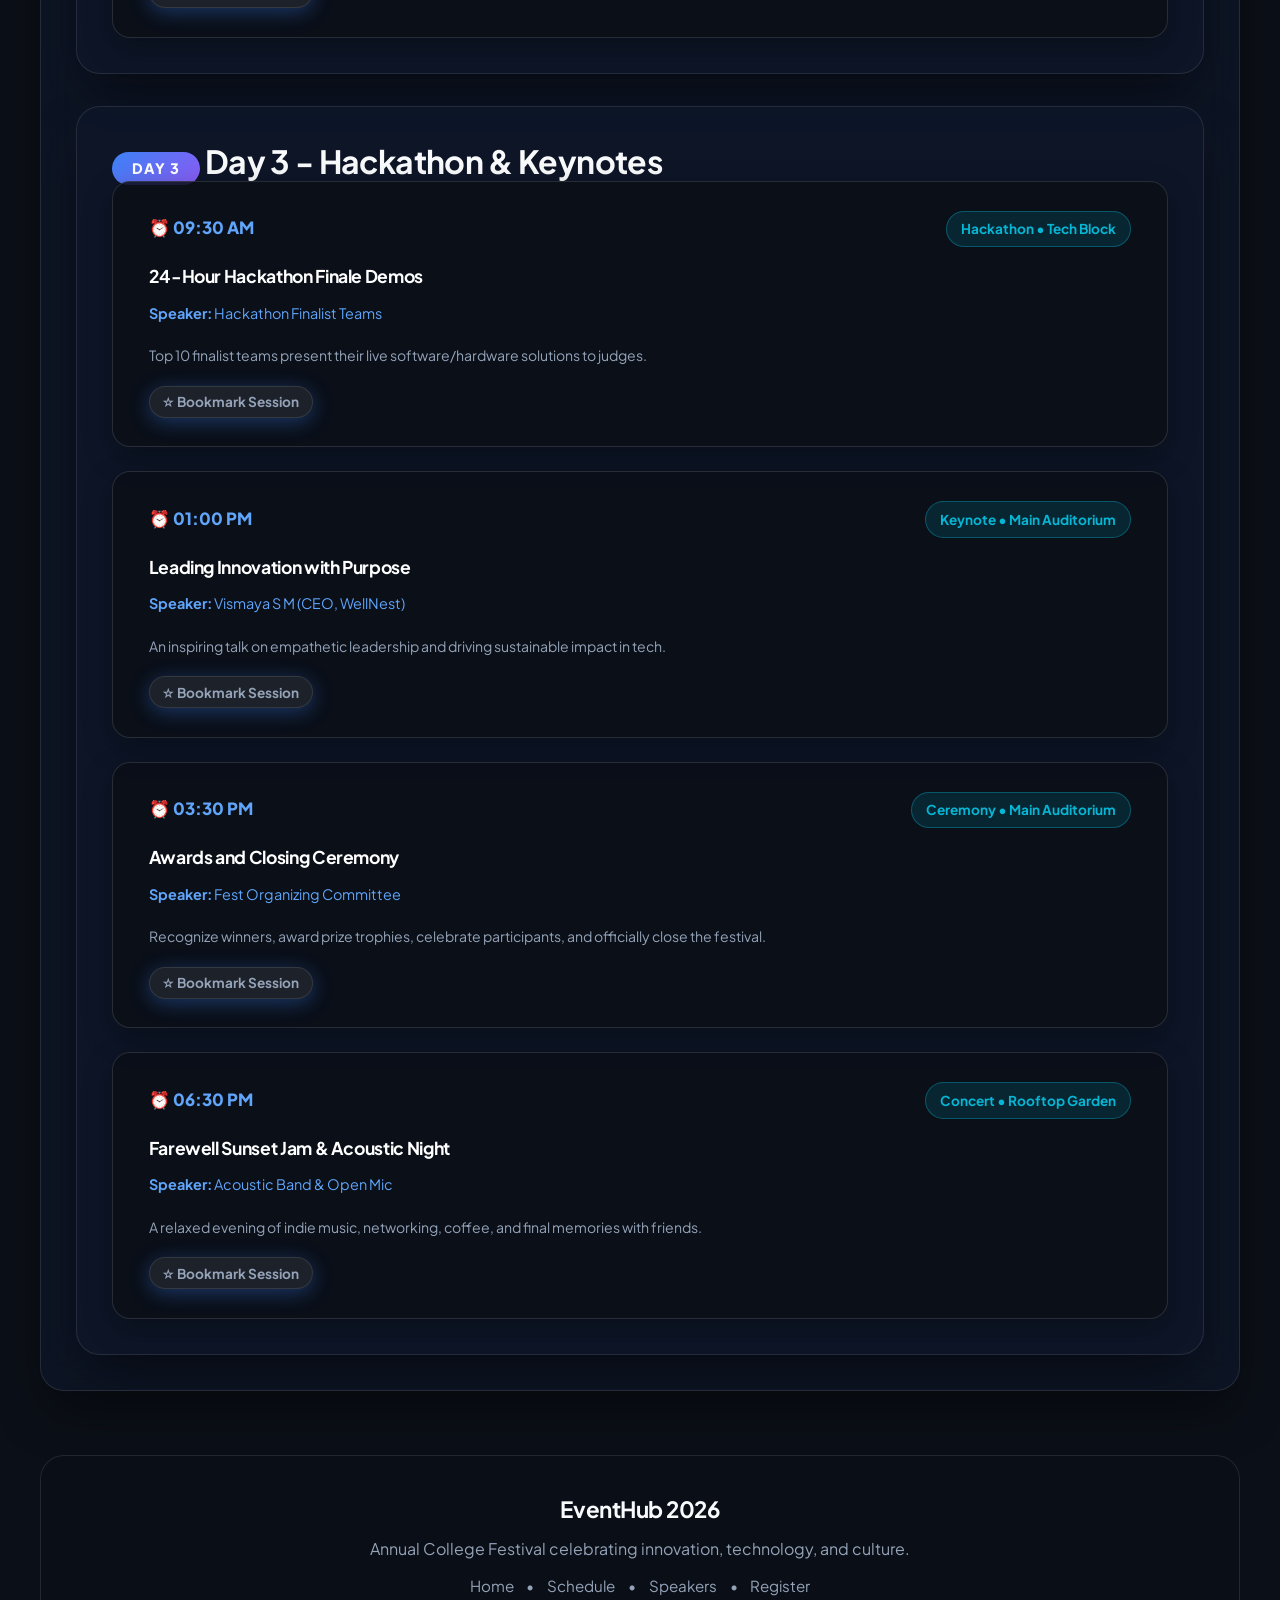
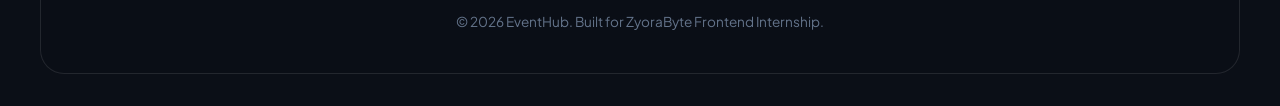
<file: schedule.html>
<!DOCTYPE html>
<html lang="en">
<head>
    <meta charset="UTF-8" />
    <meta name="viewport" content="width=device-width, initial-scale=1.0" />
    <title>EventHub | Festival Schedule</title>
    <meta name="description" content="Explore the complete live schedule for EventHub, the annual college fest." />
    <link rel="preconnect" href="https://fonts.googleapis.com">
    <link rel="preconnect" href="https://fonts.gstatic.com" crossorigin>
    <link href="https://fonts.googleapis.com/css2?family=Plus+Jakarta+Sans:wght@400;500;600;700;800&family=Inter:wght@300;400;500;600;700&display=swap" rel="stylesheet">
    <link rel="stylesheet" href="css/style.css" />
    <link rel="stylesheet" href="css/responsive.css" />
</head>
<body data-page="schedule">

    <header>
        <div class="brand">
            <a href="index.html" class="logo-link">
                <span class="logo-icon">🎉</span>
                <h1>EventHub</h1>
            </a>
        </div>

        <button class="menu-toggle" type="button" aria-label="Toggle navigation" aria-expanded="false">
            <span></span>
            <span></span>
            <span></span>
        </button>

        <nav class="nav-links" aria-label="Primary navigation">
            <a href="index.html">Home</a>
            <a href="schedule.html" class="active" aria-current="page">Schedule</a>
            <a href="speakers.html">Speakers</a>
            <a href="register.html">Register</a>
        </nav>
    </header>

    <main id="main-content">

        <!-- 1. Schedule Hero Section Box -->
        <section class="section-box schedule-hero" aria-labelledby="schedule-title">
            <div class="schedule-hero-header">
                <span class="eyebrow">✨ Event Timeline</span>
                <h1 id="schedule-title">Festival <span class="gradient-text">Schedule</span></h1>
                <p>Plan your festival itinerary, filter events by day, search sessions, and bookmark favorites to your local schedule.</p>
            </div>

            <div class="schedule-highlights-grid" aria-label="At a glance">
                <div class="schedule-stat-box">
                    <strong>3 Days</strong>
                    <span>Nonstop Energy & Tech</span>
                </div>
                <div class="schedule-stat-box">
                    <strong>12+ Sessions</strong>
                    <span>Workshops & Concerts</span>
                </div>
                <div class="schedule-stat-box">
                    <strong>4 Venues</strong>
                    <span>Across Campus</span>
                </div>
            </div>
        </section>

        <!-- 2. Controls & Filtering Section Box -->
        <section class="section-box schedule-controls-box">
            <div class="schedule-controls">
                <div class="search-input-wrapper">
                    <span class="search-icon">🔍</span>
                    <input 
                        type="search" 
                        id="event-search" 
                        placeholder="Search by title, speaker, or venue..." 
                        aria-label="Search festival sessions"
                    />
                </div>

                <div class="filter-chips" role="group" aria-label="Filter schedule by day">
                    <button type="button" class="filter-chip active" data-filter="all">🌟 All Days</button>
                    <button type="button" class="filter-chip" data-filter="day-1">📅 Day 1</button>
                    <button type="button" class="filter-chip" data-filter="day-2">📅 Day 2</button>
                    <button type="button" class="filter-chip" data-filter="day-3">📅 Day 3</button>
                    <button type="button" class="filter-chip bookmark-chip" data-filter="bookmarks">
                        ⭐ My Bookmarks (<span id="bookmark-count">0</span>)
                    </button>
                </div>
            </div>
        </section>

        <!-- 3. Pre-Rendered Schedule Grid Section Box -->
        <section class="section-box">
            <p class="empty-state" id="schedule-empty" hidden>No events match your current filter or search criteria.</p>

            <div id="schedule-grid" class="schedule-grid">

                <!-- DAY 1 CARD -->
                <div class="schedule-day-card" data-day="day-1">
                    <div class="day-header-bar">
                        <span class="day-pill">DAY 1</span>
                        <h2>Kickoff & Innovation</h2>
                    </div>
                    <div class="events-list">
                        <div class="schedule-event" data-id="evt-101" data-search="inauguration ceremony main auditorium fest committee & special guests ceremony">
                            <div class="schedule-event-header">
                                <span class="schedule-time">⏰ 09:00 AM</span>
                                <span class="venue-badge">Ceremony &bull; Main Auditorium</span>
                            </div>
                            <h3>Inauguration Ceremony</h3>
                            <p class="speaker-text"><strong>Speaker:</strong> Fest Committee & Special Guests</p>
                            <p class="event-desc">Welcome remarks, cultural performances, and the official opening of EventHub 2026.</p>
                            <button type="button" class="bookmark-btn" data-id="evt-101">☆ Bookmark Session</button>
                        </div>

                        <div class="schedule-event" data-id="evt-102" data-search="innovation expo & tech showcase exhibition hall a student innovators & startups exhibition">
                            <div class="schedule-event-header">
                                <span class="schedule-time">⏰ 11:30 AM</span>
                                <span class="venue-badge">Exhibition &bull; Exhibition Hall A</span>
                            </div>
                            <h3>Innovation Expo & Tech Showcase</h3>
                            <p class="speaker-text"><strong>Speaker:</strong> Student Innovators & Startups</p>
                            <p class="event-desc">Explore student projects, startup booths, interactive tech displays, and prototype demos.</p>
                            <button type="button" class="bookmark-btn" data-id="evt-102">☆ Bookmark Session</button>
                        </div>

                        <div class="schedule-event" data-id="evt-103" data-search="from idea to impact building a student startup seminar hall 1 sindhu j founder wellnest keynote">
                            <div class="schedule-event-header">
                                <span class="schedule-time">⏰ 02:00 PM</span>
                                <span class="venue-badge">Keynote &bull; Seminar Hall 1</span>
                            </div>
                            <h3>From Idea to Impact – Building a Student Startup</h3>
                            <p class="speaker-text"><strong>Speaker:</strong> Sindhu J (Founder, WellNest)</p>
                            <p class="event-desc">Learn how to transform your campus project into a venture-backed startup.</p>
                            <button type="button" class="bookmark-btn" data-id="evt-103">☆ Bookmark Session</button>
                        </div>

                        <div class="schedule-event" data-id="evt-104" data-search="opening night concert open air stage campus beats & guest bands concert">
                            <div class="schedule-event-header">
                                <span class="schedule-time">⏰ 07:00 PM</span>
                                <span class="venue-badge">Concert &bull; Open Air Stage</span>
                            </div>
                            <h3>Opening Night Concert</h3>
                            <p class="speaker-text"><strong>Speaker:</strong> Campus Beats & Guest Bands</p>
                            <p class="event-desc">Kick off the fest with live music, DJ sets, and a spectacular campus celebration under the stars.</p>
                            <button type="button" class="bookmark-btn" data-id="evt-104">☆ Bookmark Session</button>
                        </div>
                    </div>
                </div>

                <!-- DAY 2 CARD -->
                <div class="schedule-day-card" data-day="day-2">
                    <div class="day-header-bar">
                        <span class="day-pill">DAY 2</span>
                        <h2>Workshops & Culture</h2>
                    </div>
                    <div class="events-list">
                        <div class="schedule-event" data-id="evt-201" data-search="design and ai workshop innovation lab shivani a cto wellnest workshop">
                            <div class="schedule-event-header">
                                <span class="schedule-time">⏰ 10:00 AM</span>
                                <span class="venue-badge">Workshop &bull; Innovation Lab</span>
                            </div>
                            <h3>Design and AI Workshop</h3>
                            <p class="speaker-text"><strong>Speaker:</strong> Shivani A (CTO, WellNest)</p>
                            <p class="event-desc">A hands-on session on building smarter products with AI tools and modern design thinking.</p>
                            <button type="button" class="bookmark-btn" data-id="evt-201">☆ Bookmark Session</button>
                        </div>

                        <div class="schedule-event" data-id="evt-202" data-search="panel discussion the future of work & ai conference room 2 industry mentors & alumni panel">
                            <div class="schedule-event-header">
                                <span class="schedule-time">⏰ 01:30 PM</span>
                                <span class="venue-badge">Panel &bull; Conference Room 2</span>
                            </div>
                            <h3>Panel Discussion: The Future of Work & AI</h3>
                            <p class="speaker-text"><strong>Speaker:</strong> Industry Mentors & Alumni</p>
                            <p class="event-desc">Industry experts discuss emerging tech skills, remote collaboration, and career readiness.</p>
                            <button type="button" class="bookmark-btn" data-id="evt-202">☆ Bookmark Session</button>
                        </div>

                        <div class="schedule-event" data-id="evt-203" data-search="ui/ux design challenge sprint design studio b design club mentors competition">
                            <div class="schedule-event-header">
                                <span class="schedule-time">⏰ 04:00 PM</span>
                                <span class="venue-badge">Competition &bull; Design Studio B</span>
                            </div>
                            <h3>UI/UX Design Challenge Sprint</h3>
                            <p class="speaker-text"><strong>Speaker:</strong> Design Club Mentors</p>
                            <p class="event-desc">Rapid prototyping contest for student designers solving real campus accessibility challenges.</p>
                            <button type="button" class="bookmark-btn" data-id="evt-203">☆ Bookmark Session</button>
                        </div>

                        <div class="schedule-event" data-id="evt-204" data-search="grand cultural night amphitheatre cultural society & performing arts culture">
                            <div class="schedule-event-header">
                                <span class="schedule-time">⏰ 08:00 PM</span>
                                <span class="venue-badge">Culture &bull; Amphitheatre</span>
                            </div>
                            <h3>Grand Cultural Night</h3>
                            <p class="speaker-text"><strong>Speaker:</strong> Cultural Society & Performing Arts</p>
                            <p class="event-desc">Dance, drama, and music performances showcasing student talent from across colleges.</p>
                            <button type="button" class="bookmark-btn" data-id="evt-204">☆ Bookmark Session</button>
                        </div>
                    </div>
                </div>

                <!-- DAY 3 CARD -->
                <div class="schedule-day-card" data-day="day-3">
                    <div class="day-header-bar">
                        <span class="day-pill">DAY 3</span>
                        <h2>Hackathon & Keynotes</h2>
                    </div>
                    <div class="events-list">
                        <div class="schedule-event" data-id="evt-301" data-search="24-hour hackathon finale demos tech block hackathon finalist teams hackathon">
                            <div class="schedule-event-header">
                                <span class="schedule-time">⏰ 09:30 AM</span>
                                <span class="venue-badge">Hackathon &bull; Tech Block</span>
                            </div>
                            <h3>24-Hour Hackathon Finale Demos</h3>
                            <p class="speaker-text"><strong>Speaker:</strong> Hackathon Finalist Teams</p>
                            <p class="event-desc">Top 10 finalist teams present their live software/hardware solutions to judges.</p>
                            <button type="button" class="bookmark-btn" data-id="evt-301">☆ Bookmark Session</button>
                        </div>

                        <div class="schedule-event" data-id="evt-302" data-search="leading innovation with purpose main auditorium vismaya s m ceo wellnest keynote">
                            <div class="schedule-event-header">
                                <span class="schedule-time">⏰ 01:00 PM</span>
                                <span class="venue-badge">Keynote &bull; Main Auditorium</span>
                            </div>
                            <h3>Leading Innovation with Purpose</h3>
                            <p class="speaker-text"><strong>Speaker:</strong> Vismaya S M (CEO, WellNest)</p>
                            <p class="event-desc">An inspiring talk on empathetic leadership and driving sustainable impact in tech.</p>
                            <button type="button" class="bookmark-btn" data-id="evt-302">☆ Bookmark Session</button>
                        </div>

                        <div class="schedule-event" data-id="evt-303" data-search="awards and closing ceremony main auditorium fest organizing committee ceremony">
                            <div class="schedule-event-header">
                                <span class="schedule-time">⏰ 03:30 PM</span>
                                <span class="venue-badge">Ceremony &bull; Main Auditorium</span>
                            </div>
                            <h3>Awards and Closing Ceremony</h3>
                            <p class="speaker-text"><strong>Speaker:</strong> Fest Organizing Committee</p>
                            <p class="event-desc">Recognize winners, award prize trophies, celebrate participants, and officially close the festival.</p>
                            <button type="button" class="bookmark-btn" data-id="evt-303">☆ Bookmark Session</button>
                        </div>

                        <div class="schedule-event" data-id="evt-304" data-search="farewell sunset jam & acoustic night rooftop garden acoustic band & open mic concert">
                            <div class="schedule-event-header">
                                <span class="schedule-time">⏰ 06:30 PM</span>
                                <span class="venue-badge">Concert &bull; Rooftop Garden</span>
                            </div>
                            <h3>Farewell Sunset Jam & Acoustic Night</h3>
                            <p class="speaker-text"><strong>Speaker:</strong> Acoustic Band & Open Mic</p>
                            <p class="event-desc">A relaxed evening of indie music, networking, coffee, and final memories with friends.</p>
                            <button type="button" class="bookmark-btn" data-id="evt-304">☆ Bookmark Session</button>
                        </div>
                    </div>
                </div>

            </div>
        </section>

    </main>

    <footer>
        <div class="footer-content">
            <h3>EventHub 2026</h3>
            <p>Annual College Festival celebrating innovation, technology, and culture.</p>
            <div class="footer-links">
                <a href="index.html">Home</a> &bull;
                <a href="schedule.html">Schedule</a> &bull;
                <a href="speakers.html">Speakers</a> &bull;
                <a href="register.html">Register</a>
            </div>
            <p class="copyright">&copy; 2026 EventHub. Built for ZyoraByte Frontend Internship.</p>
        </div>
    </footer>

    <script src="js/script.js" defer></script>
</body>
</html>
</file>
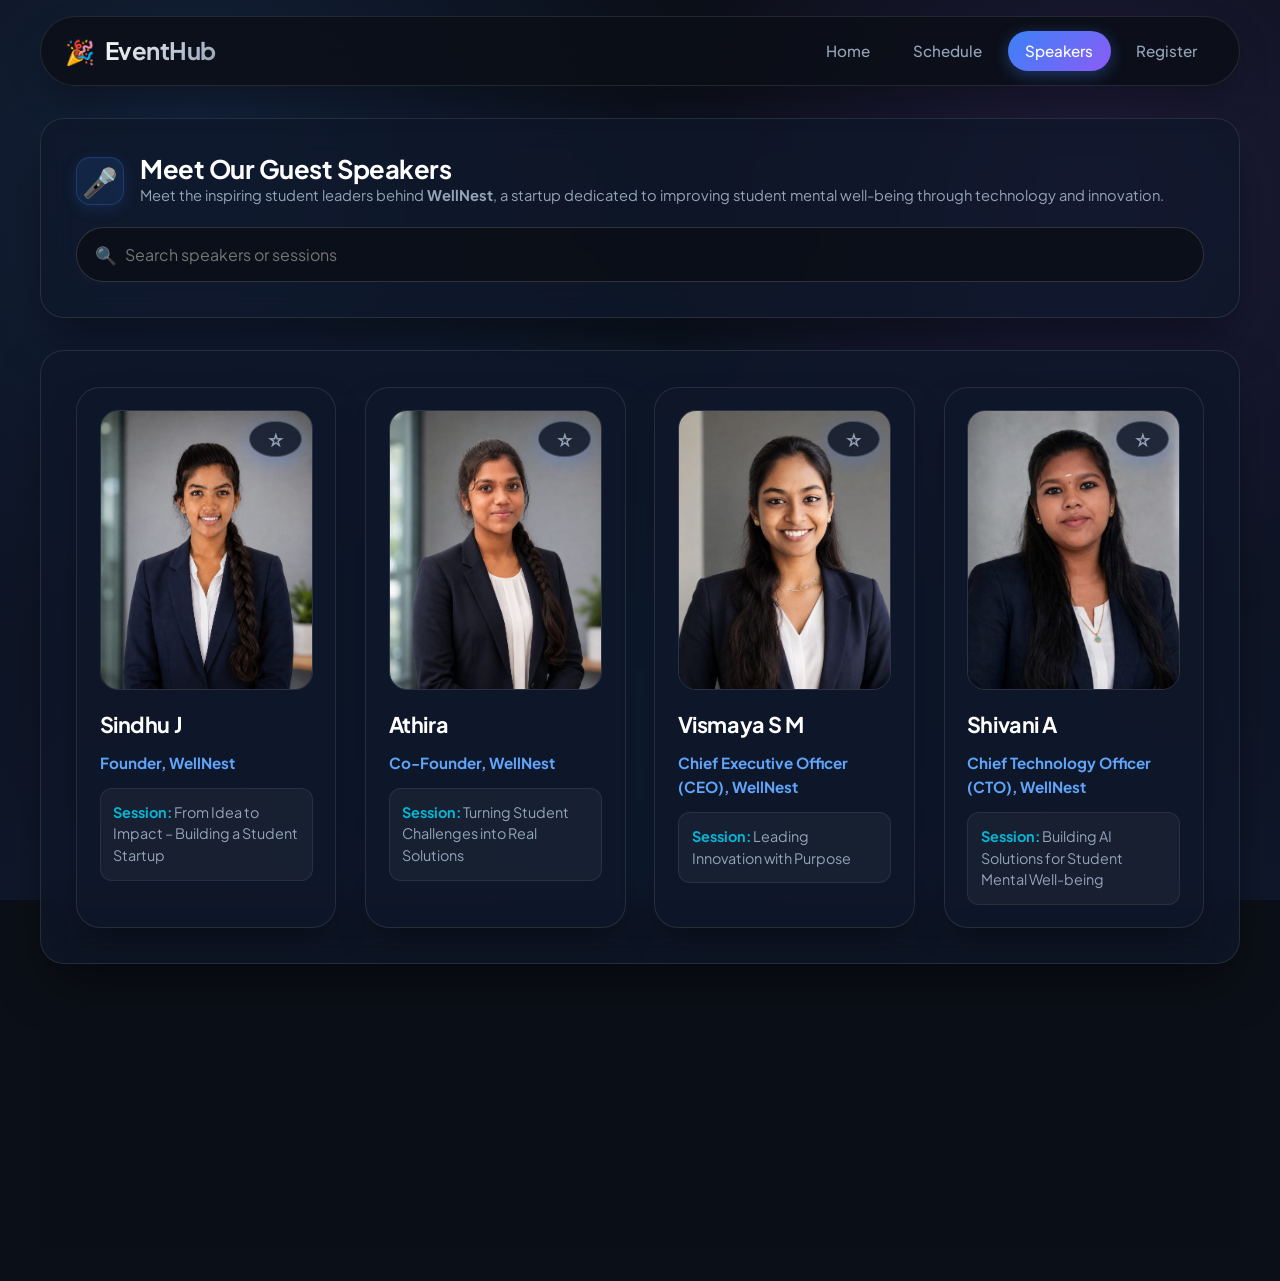
<file: speakers.html>
<!DOCTYPE html>
<html lang="en">
<head>
    <meta charset="UTF-8">
    <meta name="viewport" content="width=device-width, initial-scale=1.0">
    <title>EventHub | Speakers</title>
    <meta name="description" content="Meet the inspiring student leaders behind WellNest at EventHub 2026.">
    <link rel="preconnect" href="https://fonts.googleapis.com">
    <link rel="preconnect" href="https://fonts.gstatic.com" crossorigin>
    <link href="https://fonts.googleapis.com/css2?family=Plus+Jakarta+Sans:wght@400;500;600;700;800&family=Inter:wght@300;400;500;600;700&display=swap" rel="stylesheet">
    <link rel="stylesheet" href="css/style.css">
    <link rel="stylesheet" href="css/responsive.css">
</head>
<body data-page="speakers">

    <header>
        <div class="brand">
            <a href="index.html" class="logo-link">
                <span class="logo-icon">🎉</span>
                <h1>EventHub</h1>
            </a>
        </div>

        <button class="menu-toggle" type="button" aria-label="Toggle navigation" aria-expanded="false">
            <span></span>
            <span></span>
            <span></span>
        </button>

        <nav class="nav-links" aria-label="Primary navigation">
            <a href="index.html">Home</a>
            <a href="schedule.html">Schedule</a>
            <a href="speakers.html" class="active" aria-current="page">Speakers</a>
            <a href="register.html">Register</a>
        </nav>
    </header>

    <main id="main-content">

        <!-- Speakers Header Box -->
        <section class="section-box speakers-hero">
            <div class="section-header-box" style="border-bottom: none; margin-bottom: 0; padding-bottom: 0;">
                <div class="header-title-group">
                    <span class="header-icon-badge">🎤</span>
                    <div>
                        <h2>Meet Our Guest Speakers</h2>
                        <p>
                            Meet the inspiring student leaders behind <strong>WellNest</strong>, a startup dedicated to
                            improving student mental well-being through technology and innovation.
                        </p>
                    </div>
                </div>
            </div>

            <div class="search-input-wrapper" style="margin-top: 1.2rem; max-width: 100%;">
                <span class="search-icon">🔍</span>
                <input 
                    type="search" 
                    id="speakerSearch" 
                    placeholder="Search speakers or sessions" 
                    aria-label="Search speakers"
                />
            </div>
        </section>

        <!-- Speakers Grid Section -->
        <section class="section-box">
            <div id="speakerList" class="speakers-grid">

                <article class="speaker-card" data-search="sindhu j founder wellnest from idea to impact building a student startup">
                    <div class="speaker-image-container">
                        <img 
                            src="assets/images/Sindhu.jpeg" 
                            alt="Sindhu J" 
                            loading="lazy" 
                            decoding="async"
                            height="450" 
                            width="400"
                            onerror="this.onerror=null; this.src='data:image/svg+xml;utf8,<svg xmlns=\'http://www.w3.org/2000/svg\' viewBox=\'0 0 400 300\' width=\'100%\' height=\'100%\'><rect width=\'400\' height=\'300\' fill=\'%233B82F6\'/><text x=\'50%\' y=\'54%\' dominant-baseline=\'middle\' text-anchor=\'middle\' fill=\'%23FFFFFF\' font-size=\'48\' font-weight=\'700\'>Sindhu J</text></svg>';"
                        />
                        <button type="button" class="favorite-toggle-btn" aria-label="Toggle Favorite Speaker" title="Favorite Speaker">☆</button>
                    </div>

                    <h3>Sindhu J</h3>
                    <p class="speaker-role"><strong>Founder, WellNest</strong></p>
                    <p class="speaker-session">
                        <strong>Session:</strong> From Idea to Impact – Building a Student Startup
                    </p>
                </article>

                <article class="speaker-card" data-search="athira co-founder wellnest turning student challenges into real solutions">
                    <div class="speaker-image-container">
                        <img 
                            src="assets/images/Athira.jpeg" 
                            alt="Athira" 
                            loading="lazy" 
                            decoding="async"
                            height="450" 
                            width="400"
                            onerror="this.onerror=null; this.src='data:image/svg+xml;utf8,<svg xmlns=\'http://www.w3.org/2000/svg\' viewBox=\'0 0 400 300\' width=\'100%\' height=\'100%\'><rect width=\'400\' height=\'300\' fill=\'%238B5CF6\'/><text x=\'50%\' y=\'54%\' dominant-baseline=\'middle\' text-anchor=\'middle\' fill=\'%23FFFFFF\' font-size=\'48\' font-weight=\'700\'>Athira</text></svg>';"
                        />
                        <button type="button" class="favorite-toggle-btn" aria-label="Toggle Favorite Speaker" title="Favorite Speaker">☆</button>
                    </div>

                    <h3>Athira</h3>
                    <p class="speaker-role"><strong>Co-Founder, WellNest</strong></p>
                    <p class="speaker-session">
                        <strong>Session:</strong> Turning Student Challenges into Real Solutions
                    </p>
                </article>

                <article class="speaker-card" data-search="vismaya s m chief executive officer ceo wellnest leading innovation with purpose">
                    <div class="speaker-image-container">
                        <img 
                            src="assets/images/Vismaya.jpeg" 
                            alt="Vismaya S M" 
                            loading="lazy" 
                            decoding="async"
                            height="400" 
                            width="400"
                            onerror="this.onerror=null; this.src='data:image/svg+xml;utf8,<svg xmlns=\'http://www.w3.org/2000/svg\' viewBox=\'0 0 400 300\' width=\'100%\' height=\'100%\'><rect width=\'400\' height=\'300\' fill=\'%2306B6D4\'/><text x=\'50%\' y=\'54%\' dominant-baseline=\'middle\' text-anchor=\'middle\' fill=\'%23FFFFFF\' font-size=\'48\' font-weight=\'700\'>Vismaya S M</text></svg>';"
                        />
                        <button type="button" class="favorite-toggle-btn" aria-label="Toggle Favorite Speaker" title="Favorite Speaker">☆</button>
                    </div>

                    <h3>Vismaya S M</h3>
                    <p class="speaker-role"><strong>Chief Executive Officer (CEO), WellNest</strong></p>
                    <p class="speaker-session">
                        <strong>Session:</strong> Leading Innovation with Purpose
                    </p>
                </article>

                <article class="speaker-card" data-search="shivani a chief technology officer cto wellnest building ai solutions for student mental well-being">
                    <div class="speaker-image-container">
                        <img 
                            src="assets/images/Shivani.jpeg" 
                            alt="Shivani A" 
                            loading="lazy" 
                            decoding="async"
                            height="450" 
                            width="400"
                            onerror="this.onerror=null; this.src='data:image/svg+xml;utf8,<svg xmlns=\'http://www.w3.org/2000/svg\' viewBox=\'0 0 400 300\' width=\'100%\' height=\'100%\'><rect width=\'400\' height=\'300\' fill=\'%233B82F6\'/><text x=\'50%\' y=\'54%\' dominant-baseline=\'middle\' text-anchor=\'middle\' fill=\'%23FFFFFF\' font-size=\'48\' font-weight=\'700\'>Shivani A</text></svg>';"
                        />
                        <button type="button" class="favorite-toggle-btn" aria-label="Toggle Favorite Speaker" title="Favorite Speaker">☆</button>
                    </div>

                    <h3>Shivani A</h3>
                    <p class="speaker-role"><strong>Chief Technology Officer (CTO), WellNest</strong></p>
                    <p class="speaker-session">
                        <strong>Session:</strong> Building AI Solutions for Student Mental Well-being
                    </p>
                </article>

            </div>
        </section>

    </main>

    <footer>
        <div class="footer-content">
            <h3>EventHub</h3>
            <p>Email: hello@eventhubfest.com</p>
            <p>Instagram | LinkedIn | YouTube</p>
            <p class="copyright">&copy; 2026 EventHub. All Rights Reserved.</p>
        </div>
    </footer>

    <script src="js/script.js" defer></script>
    <script src="js/speakers.js" defer></script>

</body>
</html>
</file>
<file: css/style.css>
@import url('https://fonts.googleapis.com/css2?family=Plus+Jakarta+Sans:wght@400;500;600;700;800&family=Inter:wght@300;400;500;600;700&display=swap');

:root {
  --primary: #3B82F6;
  --primary-hover: #2563EB;
  --secondary: #8B5CF6;
  --accent: #06B6D4;
  --accent-glow: rgba(6, 182, 212, 0.35);
  --background: #0B0F17;
  --background-alt: #0F172A;
  --surface: rgba(15, 23, 42, 0.75);
  --surface-card: rgba(30, 41, 59, 0.65);
  --surface-hover: rgba(30, 41, 59, 0.9);
  --text: #F8FAFC;
  --text-muted: #94A3B8;
  --text-dim: #64748B;
  --border: rgba(255, 255, 255, 0.1);
  --border-glow: rgba(59, 130, 246, 0.4);
  --shadow-lg: 0 25px 50px -12px rgba(0, 0, 0, 0.5);
  --shadow-md: 0 16px 36px -8px rgba(0, 0, 0, 0.35);
  --shadow-glow: 0 0 30px rgba(59, 130, 246, 0.25);
  --radius-full: 9999px;
  --radius-xl: 24px;
  --radius-lg: 18px;
  --radius-md: 12px;
}

/* Force Hidden elements to be strictly hidden regardless of flex/grid rules */
[hidden],
.skip-link,
.data-state[hidden],
.loading-state[hidden],
.error-state[hidden],
.card-grid[hidden],
.speakers-grid[hidden],
.schedule-day-card.is-hidden {
  display: none !important;
}

* {
  box-sizing: border-box;
  margin: 0;
  padding: 0;
}

html {
  scroll-behavior: smooth;
}

body {
  font-family: 'Plus Jakarta Sans', 'Inter', sans-serif;
  color: var(--text);
  line-height: 1.6;
  min-height: 100vh;
  overflow-x: hidden;
  background: var(--background);
  background-image: 
    radial-gradient(circle at 15% 15%, rgba(59, 130, 246, 0.15) 0%, transparent 40%),
    radial-gradient(circle at 85% 20%, rgba(139, 92, 246, 0.15) 0%, transparent 35%),
    radial-gradient(circle at 50% 80%, rgba(6, 182, 212, 0.1) 0%, transparent 50%),
    linear-gradient(180deg, #0B0F17 0%, #0F172A 100%);
  background-attachment: fixed;
  position: relative;
}

::selection {
  background: rgba(59, 130, 246, 0.4);
  color: #FFFFFF;
}

a {
  color: inherit;
  text-decoration: none;
  transition: all 0.25s ease;
}

img {
  display: block;
  max-width: 100%;
}

/* Typography */
h1, h2, h3, h4 {
  color: var(--text);
  font-weight: 700;
  line-height: 1.2;
  letter-spacing: -0.02em;
}

h1 {
  font-size: clamp(2.2rem, 4vw, 3.2rem);
}

h2 {
  font-size: clamp(1.6rem, 2.5vw, 2.2rem);
}

h3 {
  font-size: clamp(1.2rem, 1.8vw, 1.4rem);
}

p {
  color: var(--text-muted);
}

.gradient-text {
  background: linear-gradient(135deg, #60A5FA 0%, #A78BFA 50%, #38BDF8 100%);
  -webkit-background-clip: text;
  background-clip: text;
  -webkit-text-fill-color: transparent;
}

.eyebrow {
  display: inline-flex;
  align-items: center;
  gap: 0.5rem;
  padding: 0.4rem 0.9rem;
  border-radius: var(--radius-full);
  background: rgba(59, 130, 246, 0.12);
  border: 1px solid rgba(59, 130, 246, 0.3);
  color: #60A5FA;
  font-size: 0.82rem;
  font-weight: 700;
  letter-spacing: 0.08em;
  text-transform: uppercase;
  margin-bottom: 0.75rem;
  width: fit-content;
}

.skip-link {
  position: absolute;
  left: 1rem;
  top: -4rem;
  z-index: 9999;
  padding: 0.8rem 1.2rem;
  border-radius: var(--radius-full);
  background: var(--primary);
  color: #fff;
  font-weight: 600;
  transition: top 0.2s ease;
}

.skip-link:focus {
  top: 1rem;
}

/* Navbar */
header {
  position: sticky;
  top: 0;
  z-index: 1000;
  width: min(1200px, calc(100% - 2rem));
  margin: 1rem auto 0;
  padding: 0.85rem 1.5rem;
  display: flex;
  align-items: center;
  justify-content: space-between;
  gap: 1rem;
  background: rgba(11, 15, 23, 0.85);
  backdrop-filter: blur(20px);
  -webkit-backdrop-filter: blur(20px);
  border: 1px solid var(--border);
  border-radius: var(--radius-full);
  box-shadow: var(--shadow-md);
}

.brand .logo-link {
  display: flex;
  align-items: center;
  gap: 0.6rem;
}

.logo-icon {
  font-size: 1.5rem;
}

header h1 {
  font-size: 1.5rem;
  background: linear-gradient(135deg, #FFFFFF 0%, #94A3B8 100%);
  -webkit-background-clip: text;
  background-clip: text;
  -webkit-text-fill-color: transparent;
}

nav {
  display: flex;
  align-items: center;
  gap: 0.5rem;
}

nav a {
  padding: 0.5rem 1.1rem;
  border-radius: var(--radius-full);
  color: var(--text-muted);
  font-size: 0.95rem;
  font-weight: 500;
  transition: all 0.25s ease;
}

nav a:hover {
  color: #FFF;
  background: rgba(255, 255, 255, 0.08);
}

nav a.active {
  color: #FFF;
  background: linear-gradient(135deg, var(--primary), var(--secondary));
  box-shadow: 0 4px 15px rgba(59, 130, 246, 0.35);
}

.menu-toggle {
  display: none;
  flex-direction: column;
  gap: 0.3rem;
  background: transparent;
  border: none;
  padding: 0.4rem;
  cursor: pointer;
}

.menu-toggle span {
  width: 22px;
  height: 2px;
  background: #FFF;
  border-radius: 2px;
  transition: all 0.25s ease;
}

/* Main Layout */
main {
  width: min(1200px, calc(100% - 2rem));
  margin: 2rem auto 4rem;
  display: flex;
  flex-direction: column;
  gap: 2rem;
}

/* Gorgeous Section Box Container */
.section-box {
  background: rgba(15, 23, 42, 0.7);
  backdrop-filter: blur(18px);
  -webkit-backdrop-filter: blur(18px);
  border: 1px solid var(--border);
  border-radius: var(--radius-xl);
  padding: 2.2rem;
  box-shadow: var(--shadow-lg);
  position: relative;
  overflow: hidden;
  transition: all 0.3s ease;
}

.section-box:hover {
  border-color: rgba(96, 165, 250, 0.3);
  box-shadow: 0 20px 45px rgba(0, 0, 0, 0.5), 0 0 25px rgba(59, 130, 246, 0.15);
}

/* Section Header Bar */
.section-header-box {
  display: flex;
  align-items: center;
  justify-content: space-between;
  gap: 1rem;
  margin-bottom: 1.8rem;
  padding-bottom: 1.2rem;
  border-bottom: 1px solid rgba(255, 255, 255, 0.08);
}

.header-title-group {
  display: flex;
  align-items: center;
  gap: 1rem;
}

.header-icon-badge {
  font-size: 1.8rem;
  width: 48px;
  height: 48px;
  border-radius: 14px;
  background: rgba(59, 130, 246, 0.12);
  border: 1px solid rgba(59, 130, 246, 0.25);
  display: flex;
  align-items: center;
  justify-content: center;
  box-shadow: 0 4px 15px rgba(59, 130, 246, 0.15);
}

.section-header-box h2 {
  font-size: 1.6rem;
  color: #FFF;
}

.section-header-box p {
  font-size: 0.92rem;
  color: var(--text-muted);
}

/* Registration Page Styling */
.register-hero-content {
  display: flex;
  flex-direction: column;
  gap: 1rem;
}

.register-benefits-pills {
  display: flex;
  flex-wrap: wrap;
  gap: 0.8rem;
  margin-top: 0.5rem;
}

.benefit-pill {
  padding: 0.5rem 1.1rem;
  border-radius: var(--radius-full);
  background: rgba(6, 182, 212, 0.12);
  border: 1px solid rgba(6, 182, 212, 0.3);
  color: var(--accent);
  font-size: 0.88rem;
  font-weight: 700;
}

.form-grid {
  display: grid;
  grid-template-columns: repeat(auto-fit, minmax(280px, 1fr));
  gap: 1.5rem;
  margin-bottom: 1.5rem;
}

.form-group {
  display: flex;
  flex-direction: column;
  gap: 0.5rem;
}

.full-width-group {
  margin-bottom: 1.5rem;
}

.form-group label {
  font-size: 0.95rem;
  font-weight: 700;
  color: #E2E8F0;
}

.form-group input,
.form-group select,
.form-group textarea {
  width: 100%;
  padding: 1rem 1.2rem;
  border-radius: var(--radius-md);
  background: rgba(11, 15, 23, 0.85);
  border: 1px solid rgba(255, 255, 255, 0.15);
  color: #FFF;
  font-size: 0.98rem;
  font-family: inherit;
  transition: all 0.25s ease;
}

.form-group select {
  cursor: pointer;
}

.form-group select option {
  background: #0F172A;
  color: #FFF;
}

.form-group input:focus,
.form-group select:focus,
.form-group textarea:focus {
  outline: none;
  border-color: var(--primary);
  box-shadow: 0 0 0 4px rgba(59, 130, 246, 0.25);
  background: rgba(15, 23, 42, 0.95);
}

.form-terms-box {
  display: flex;
  align-items: center;
  gap: 0.8rem;
  padding: 1.1rem 1.4rem;
  border-radius: var(--radius-md);
  background: rgba(11, 15, 23, 0.6);
  border: 1px solid var(--border);
  margin-bottom: 1.8rem;
}

.form-terms-box input[type="checkbox"] {
  width: 20px;
  height: 20px;
  accent-color: var(--primary);
  cursor: pointer;
}

.form-terms-box label {
  font-size: 0.92rem;
  color: var(--text-muted);
  cursor: pointer;
}

.form-submit-wrapper {
  display: flex;
  justify-content: flex-start;
}

.submit-btn {
  padding: 1rem 2.2rem;
  font-size: 1.05rem;
}

.input-error {
  border-color: #F87171 !important;
  box-shadow: 0 0 0 4px rgba(248, 113, 113, 0.25) !important;
}

.error-text {
  color: #FCA5A5;
  font-size: 0.85rem;
  margin-top: 0.2rem;
  font-weight: 600;
}

.form-message.success {
  padding: 1rem 1.4rem;
  border-radius: var(--radius-md);
  background: rgba(34, 197, 94, 0.15);
  border: 1px solid rgba(34, 197, 94, 0.35);
  color: #4ADE80;
  font-weight: 700;
  margin-bottom: 1.2rem;
}

/* Schedule Hero & Stats */
.schedule-hero {
  display: flex;
  flex-direction: column;
  gap: 1.5rem;
}

.schedule-highlights-grid {
  display: grid;
  grid-template-columns: repeat(auto-fit, minmax(200px, 1fr));
  gap: 1rem;
}

.schedule-stat-box {
  padding: 1.2rem;
  border-radius: var(--radius-lg);
  background: rgba(11, 15, 23, 0.8);
  border: 1px solid var(--border);
  text-align: center;
  box-shadow: 0 4px 15px rgba(0, 0, 0, 0.2);
}

.schedule-stat-box strong {
  display: block;
  font-size: 1.4rem;
  font-weight: 800;
  color: var(--secondary);
}

.schedule-stat-box span {
  font-size: 0.82rem;
  color: var(--text-muted);
}

/* Schedule Controls Box */
.schedule-controls {
  display: flex;
  flex-direction: column;
  gap: 1.2rem;
}

/* Schedule Day Cards Container & Full-Width Event Boxes */
.schedule-grid {
  display: flex;
  flex-direction: column;
  gap: 2rem;
  width: 100%;
}

.schedule-day-card {
  background: rgba(15, 23, 42, 0.7);
  border: 1px solid var(--border);
  border-radius: var(--radius-xl);
  padding: 2.2rem;
  box-shadow: var(--shadow-lg);
  width: 100%;
}

.day-header-bar {
  display: flex;
  align-items: center;
  gap: 1rem;
  margin-bottom: 1.8rem;
  padding-bottom: 1.2rem;
  border-bottom: 1px solid rgba(255, 255, 255, 0.1);
}

.day-pill {
  padding: 0.45rem 1.2rem;
  border-radius: var(--radius-full);
  background: linear-gradient(135deg, var(--primary), var(--secondary));
  color: #FFF;
  font-size: 0.9rem;
  font-weight: 800;
  letter-spacing: 0.08em;
}

.day-header-bar h2 {
  font-size: 1.6rem;
  color: #FFF;
}

/* Full-Width Spacious Timeline Events */
.events-list {
  display: flex;
  flex-direction: column;
  gap: 1.5rem;
  width: 100%;
}

.schedule-event {
  width: 100%;
  background: rgba(11, 15, 23, 0.85);
  border: 1px solid rgba(255, 255, 255, 0.12);
  border-radius: var(--radius-lg);
  padding: 1.8rem 2.2rem;
  display: flex;
  flex-direction: column;
  gap: 0.8rem;
  transition: all 0.3s cubic-bezier(0.4, 0, 0.2, 1);
  box-shadow: 0 10px 30px rgba(0, 0, 0, 0.3);
}

.schedule-event:hover {
  transform: translateY(-4px);
  border-color: var(--border-glow);
  box-shadow: 0 18px 40px rgba(0, 0, 0, 0.5), 0 0 25px rgba(59, 130, 246, 0.2);
  background: rgba(15, 23, 42, 0.9);
}

.schedule-event-header {
  display: flex;
  align-items: center;
  justify-content: space-between;
  gap: 1rem;
  flex-wrap: wrap;
}

.schedule-time {
  font-size: 1.05rem;
  font-weight: 800;
  color: #60A5FA;
  display: flex;
  align-items: center;
  gap: 0.4rem;
}

.venue-badge {
  padding: 0.4rem 0.9rem;
  border-radius: var(--radius-full);
  background: rgba(6, 182, 212, 0.14);
  border: 1px solid rgba(6, 182, 212, 0.35);
  color: var(--accent);
  font-size: 0.85rem;
  font-weight: 700;
}

.schedule-event h3 {
  font-size: 1.35rem;
  color: #FFF;
  margin: 0.1rem 0;
}

.speaker-text {
  font-size: 0.95rem;
  color: #93C5FD;
}

.event-desc {
  font-size: 0.95rem;
  color: #CBD5E1;
  line-height: 1.6;
}

.bookmark-btn {
  padding: 0.65rem 1.4rem;
  border-radius: var(--radius-full);
  background: rgba(255, 255, 255, 0.08);
  border: 1px solid var(--border);
  color: var(--text-muted);
  font-size: 0.9rem;
  font-weight: 700;
  cursor: pointer;
  width: fit-content;
  transition: all 0.25s ease;
  margin-top: 0.4rem;
}

.bookmark-btn:hover {
  background: rgba(255, 255, 255, 0.15);
  color: #FFF;
  transform: translateY(-2px);
}

.bookmark-btn.active {
  background: #F59E0B;
  color: #FFF;
  border-color: #F59E0B;
  box-shadow: 0 0 20px rgba(245, 158, 11, 0.6);
}

/* Hero Box Custom Layout & Components */
.hero {
  display: grid;
  grid-template-columns: 1fr;
  gap: 2rem;
  padding: 2.5rem;
}

@media (min-width: 900px) {
  .hero {
    grid-template-columns: 1.2fr 1fr;
    align-items: center;
  }
}

.hero-header-content {
  display: flex;
  flex-direction: column;
  gap: 1rem;
}

.hero-header-content h1 {
  font-size: clamp(2.4rem, 4vw, 3.4rem);
  line-height: 1.1;
  margin: 0.2rem 0;
}

.hero-header-content .tagline {
  font-size: 1.15rem;
  color: #E2E8F0;
  line-height: 1.5;
}

.event-details-pill {
  display: inline-flex;
  flex-wrap: wrap;
  align-items: center;
  gap: 0.6rem;
  padding: 0.6rem 1.2rem;
  border-radius: var(--radius-full);
  background: rgba(59, 130, 246, 0.1);
  border: 1px solid rgba(59, 130, 246, 0.25);
  color: #93C5FD;
  font-size: 0.9rem;
  width: fit-content;
}

.hero-side {
  display: flex;
  flex-direction: column;
  gap: 1.2rem;
}

/* Countdown Card Box */
.countdown-card {
  padding: 1.5rem;
  border-radius: var(--radius-lg);
  background: rgba(11, 15, 23, 0.85);
  border: 1px solid rgba(255, 255, 255, 0.12);
  box-shadow: 0 10px 30px rgba(0, 0, 0, 0.4);
}

.countdown-card h3 {
  font-size: 1.1rem;
  color: #FFF;
  margin-bottom: 1rem;
  display: flex;
  align-items: center;
  gap: 0.5rem;
}

.countdown-grid {
  display: grid !important;
  grid-template-columns: repeat(4, 1fr) !important;
  gap: 0.75rem !important;
}

.countdown-unit {
  padding: 0.9rem 0.4rem;
  border-radius: var(--radius-md);
  background: linear-gradient(135deg, rgba(30, 41, 59, 0.8), rgba(15, 23, 42, 0.9));
  border: 1px solid rgba(59, 130, 246, 0.3);
  text-align: center;
  box-shadow: 0 4px 15px rgba(0, 0, 0, 0.25);
}

.countdown-value {
  display: block;
  font-size: 1.6rem;
  font-weight: 800;
  background: linear-gradient(135deg, #60A5FA, #38BDF8);
  -webkit-background-clip: text;
  background-clip: text;
  -webkit-text-fill-color: transparent;
}

.countdown-label {
  display: block;
  margin-top: 0.25rem;
  font-size: 0.72rem;
  font-weight: 700;
  text-transform: uppercase;
  letter-spacing: 0.1em;
  color: #94A3B8;
}

/* Hero Stats Grid */
.hero-stats {
  display: grid !important;
  grid-template-columns: repeat(3, 1fr) !important;
  gap: 0.75rem !important;
}

.stat-card {
  padding: 1rem 0.6rem;
  border-radius: var(--radius-md);
  background: linear-gradient(135deg, rgba(30, 41, 59, 0.7), rgba(15, 23, 42, 0.8));
  border: 1px solid rgba(255, 255, 255, 0.1);
  text-align: center;
  box-shadow: 0 4px 15px rgba(0, 0, 0, 0.2);
  transition: transform 0.25s ease;
}

.stat-card:hover {
  transform: translateY(-4px);
  border-color: rgba(6, 182, 212, 0.4);
}

.stat-card strong {
  display: block;
  font-size: 1.4rem;
  font-weight: 800;
  color: var(--accent);
}

.stat-card span {
  display: block;
  font-size: 0.78rem;
  color: var(--text-muted);
  margin-top: 0.2rem;
}

/* Hero CTA Wrapper */
.hero-cta-wrapper {
  grid-column: 1 / -1;
  display: flex;
  gap: 1rem;
  flex-wrap: wrap;
  margin-top: 0.5rem;
}

/* Speakers Grid & Card Styling */
.speakers-grid {
  display: grid;
  grid-template-columns: repeat(auto-fill, minmax(260px, 1fr));
  gap: 1.8rem;
}

.speaker-card {
  background: rgba(15, 23, 42, 0.75);
  border: 1px solid var(--border);
  border-radius: var(--radius-xl);
  padding: 1.4rem;
  display: flex;
  flex-direction: column;
  gap: 0.8rem;
  transition: all 0.3s ease;
  box-shadow: var(--shadow-md);
  position: relative;
  overflow: hidden;
}

.speaker-card:hover {
  transform: translateY(-6px);
  border-color: var(--border-glow);
  box-shadow: var(--shadow-lg), var(--shadow-glow);
  background: rgba(30, 41, 59, 0.85);
}

.speaker-card.is-favorite {
  border-color: rgba(245, 158, 11, 0.5);
  box-shadow: 0 10px 30px rgba(245, 158, 11, 0.15);
}

.speaker-card.is-hidden {
  display: none !important;
}

.speaker-image-container {
  position: relative;
  width: 100%;
  height: 280px;
  border-radius: var(--radius-lg);
  overflow: hidden;
  border: 1px solid rgba(255, 255, 255, 0.12);
  margin-bottom: 0.4rem;
}

.speaker-image-container img {
  width: 100%;
  height: 100%;
  object-fit: cover;
  transition: transform 0.35s ease;
}

.speaker-card:hover .speaker-image-container img {
  transform: scale(1.04);
}

.speaker-card h3 {
  font-size: 1.35rem;
  color: #FFF;
  margin-top: 0.2rem;
}

.speaker-role {
  font-size: 0.95rem;
  color: #60A5FA;
}

.speaker-role strong {
  color: #60A5FA;
}

.speaker-session {
  font-size: 0.9rem;
  color: var(--text-muted);
  line-height: 1.5;
  padding: 0.8rem;
  border-radius: var(--radius-md);
  background: rgba(255, 255, 255, 0.04);
  border: 1px solid rgba(255, 255, 255, 0.08);
}

.speaker-session strong {
  color: var(--accent);
}

.favorite-toggle-btn {
  position: absolute;
  top: 10px;
  right: 10px;
  width: 36px;
  height: 36px;
  border-radius: 50%;
  background: rgba(15, 23, 42, 0.85);
  border: 1px solid rgba(255, 255, 255, 0.2);
  color: var(--text-muted);
  font-size: 1.2rem;
  display: flex;
  align-items: center;
  justify-content: center;
  cursor: pointer;
  transition: all 0.25s ease;
  backdrop-filter: blur(8px);
  z-index: 5;
}

.favorite-toggle-btn:hover {
  transform: scale(1.15);
  color: #F59E0B;
}

.favorite-toggle-btn.active {
  background: #F59E0B;
  color: #FFF;
  border-color: #F59E0B;
  box-shadow: 0 0 15px rgba(245, 158, 11, 0.6);
}

.search-input-wrapper {
  position: relative;
  width: 100%;
}

.search-icon {
  position: absolute;
  left: 1.2rem;
  top: 50%;
  transform: translateY(-50%);
  font-size: 1.1rem;
  opacity: 0.6;
}

.search-input-wrapper input[type="search"], #speakerSearch {
  width: 100%;
  padding: 1rem 1rem 1rem 3rem;
  border-radius: var(--radius-full);
  background: rgba(11, 15, 23, 0.85);
  border: 1px solid rgba(255, 255, 255, 0.15);
  color: #FFF;
  font-size: 1rem;
  font-family: inherit;
  transition: all 0.25s ease;
}

.search-input-wrapper input:focus, #speakerSearch:focus {
  outline: none;
  border-color: var(--primary);
  box-shadow: 0 0 0 4px rgba(59, 130, 246, 0.25);
  background: rgba(11, 15, 23, 0.95);
}

/* Card Grid Layout */
.card-grid {
  display: grid;
  grid-template-columns: repeat(auto-fit, minmax(280px, 1fr));
  gap: 1.5rem;
}

/* Announcements Card Box */
.announcement-card {
  background: rgba(15, 23, 42, 0.8);
  border: 1px solid var(--border);
  border-radius: var(--radius-lg);
  padding: 1.5rem;
  transition: all 0.3s ease;
  display: flex;
  flex-direction: column;
  gap: 0.8rem;
}

.announcement-card:hover {
  transform: translateY(-6px);
  border-color: var(--border-glow);
  box-shadow: 0 15px 35px rgba(0, 0, 0, 0.4);
}

.announcement-header {
  display: flex;
  align-items: center;
  justify-content: space-between;
  gap: 0.5rem;
}

.announcement-header .pill {
  padding: 0.3rem 0.7rem;
  border-radius: var(--radius-full);
  font-size: 0.75rem;
  font-weight: 800;
  letter-spacing: 0.05em;
  text-transform: uppercase;
}

.urgent-pill { background: rgba(239, 68, 68, 0.18); border: 1px solid rgba(239, 68, 68, 0.4); color: #FCA5A5; }
.new-pill { background: rgba(139, 92, 246, 0.18); border: 1px solid rgba(139, 92, 246, 0.4); color: #C4B5FD; }
.info-pill { background: rgba(59, 130, 246, 0.18); border: 1px solid rgba(59, 130, 246, 0.4); color: #93C5FD; }

.announcement-time {
  font-size: 0.8rem;
  color: var(--text-dim);
}

.announcement-card h3 {
  font-size: 1.15rem;
  color: #FFF;
}

.announcement-card p {
  font-size: 0.9rem;
  line-height: 1.5;
}

/* About Section Card Body */
.about-card-body {
  display: flex;
  flex-direction: column;
  gap: 1.5rem;
}

.about-card-body p {
  font-size: 1.05rem;
  line-height: 1.7;
  color: #CBD5E1;
}

.about-highlights-pills {
  display: flex;
  flex-wrap: wrap;
  gap: 0.8rem;
}

.highlight-pill {
  padding: 0.6rem 1.2rem;
  border-radius: var(--radius-full);
  background: rgba(59, 130, 246, 0.1);
  border: 1px solid rgba(59, 130, 246, 0.25);
  color: #93C5FD;
  font-size: 0.9rem;
  font-weight: 600;
}

/* Festival Highlights Cards */
.highlight-card {
  background: rgba(15, 23, 42, 0.8);
  border: 1px solid var(--border);
  border-radius: var(--radius-lg);
  padding: 1.8rem 1.5rem;
  display: flex;
  flex-direction: column;
  gap: 0.8rem;
  transition: all 0.3s ease;
}

.highlight-card:hover {
  transform: translateY(-6px);
  border-color: var(--border-glow);
  box-shadow: 0 15px 35px rgba(0, 0, 0, 0.4);
}

.card-icon-header {
  font-size: 2.2rem;
  margin-bottom: 0.2rem;
}

.highlight-card h3 {
  font-size: 1.25rem;
  color: #FFF;
}

.highlight-card p {
  font-size: 0.92rem;
  flex-grow: 1;
}

.card-link {
  font-size: 0.9rem;
  font-weight: 700;
  color: var(--primary);
  margin-top: 0.5rem;
  display: inline-flex;
  align-items: center;
}

.card-link:hover {
  color: #60A5FA;
  transform: translateX(4px);
}

/* Sponsors & Partners Grid */
.sponsor-grid {
  display: grid;
  grid-template-columns: repeat(auto-fit, minmax(220px, 1fr));
  gap: 1.2rem;
}

.sponsor-badge {
  padding: 1.2rem 1.5rem;
  border-radius: var(--radius-lg);
  background: rgba(11, 15, 23, 0.8);
  border: 1px solid var(--border);
  display: flex;
  flex-direction: column;
  align-items: center;
  text-align: center;
  gap: 0.4rem;
  transition: all 0.3s ease;
}

.sponsor-badge:hover {
  transform: translateY(-4px);
  border-color: var(--accent);
  box-shadow: 0 10px 25px rgba(6, 182, 212, 0.2);
}

.sponsor-icon {
  font-size: 2rem;
}

.sponsor-badge strong {
  font-size: 1.05rem;
  color: #FFF;
}

.sponsor-type {
  font-size: 0.78rem;
  font-weight: 700;
  text-transform: uppercase;
  letter-spacing: 0.08em;
  color: var(--accent);
}

/* Contact Grid */
.contact-grid {
  display: grid;
  grid-template-columns: repeat(auto-fit, minmax(240px, 1fr));
  gap: 1.2rem;
}

.contact-card {
  padding: 1.5rem;
  border-radius: var(--radius-lg);
  background: rgba(11, 15, 23, 0.8);
  border: 1px solid var(--border);
  display: flex;
  flex-direction: column;
  align-items: center;
  text-align: center;
  gap: 0.6rem;
}

.contact-icon {
  font-size: 2rem;
  width: 54px;
  height: 54px;
  border-radius: 50%;
  background: rgba(59, 130, 246, 0.15);
  border: 1px solid rgba(59, 130, 246, 0.3);
  display: flex;
  align-items: center;
  justify-content: center;
}

.contact-card h4 {
  font-size: 1.1rem;
  color: #FFF;
}

.contact-card p {
  font-size: 0.92rem;
  color: var(--text-muted);
}

/* Buttons */
.cta-button, button, .btn {
  display: inline-flex;
  align-items: center;
  justify-content: center;
  gap: 0.5rem;
  padding: 0.85rem 1.6rem;
  border-radius: var(--radius-full);
  border: none;
  font-family: inherit;
  font-size: 0.95rem;
  font-weight: 700;
  color: #FFF;
  background: linear-gradient(135deg, var(--primary), var(--secondary));
  box-shadow: 0 4px 20px rgba(59, 130, 246, 0.35);
  cursor: pointer;
  transition: all 0.25s ease;
}

.cta-button:hover, button:hover, .btn:hover {
  transform: translateY(-2px);
  box-shadow: 0 8px 25px rgba(59, 130, 246, 0.45);
}

.secondary-button {
  background: rgba(255, 255, 255, 0.08);
  border: 1px solid var(--border);
  box-shadow: none;
  color: var(--text);
}

.secondary-button:hover {
  background: rgba(255, 255, 255, 0.15);
}

/* Footer */
footer {
  width: min(1200px, calc(100% - 2rem));
  margin: 0 auto 2rem;
  padding: 2.5rem 1.5rem;
  text-align: center;
  background: rgba(11, 15, 23, 0.85);
  backdrop-filter: blur(16px);
  border: 1px solid var(--border);
  border-radius: var(--radius-xl);
}

.footer-content {
  display: flex;
  flex-direction: column;
  align-items: center;
  gap: 0.8rem;
}

.footer-links {
  display: flex;
  gap: 0.8rem;
  color: var(--text-muted);
  font-size: 0.95rem;
}

.footer-links a:hover {
  color: var(--primary);
}

.copyright {
  font-size: 0.85rem;
  color: var(--text-dim);
}
</file>
<file: css/responsive.css>
@media (min-width: 768px) {
  main > section:nth-of-type(2) {
    grid-template-columns: repeat(2, minmax(0, 1fr));
  }
}

@media (max-width: 900px) {
  header {
    flex-direction: column;
    align-items: flex-start;
    padding: 1rem 1rem 0.95rem;
  }

  nav {
    justify-content: flex-start;
    gap: 0.75rem;
  }

  main > section:first-of-type {
    padding: 1.4rem;
    border-radius: 24px;
  }
}

@media (max-width: 760px) {
  .menu-toggle {
    display: flex;
  }

  header {
    flex-wrap: wrap;
  }

  nav {
    display: none;
    width: 100%;
    flex-direction: column;
    align-items: flex-start;
    gap: 0.5rem;
    padding-top: 0.5rem;
  }

  nav.open {
    display: flex;
  }

  nav a {
    width: 100%;
    padding: 0.3rem 0;
  }
}

@media (max-width: 640px) {
  body {
    line-height: 1.6;
  }

  header {
    width: min(100% - 1rem, 1180px);
    padding: 1rem;
  }

  main {
    width: min(100% - 1.1rem, 1180px);
    margin: 0.9rem auto 2rem;
    gap: 0.95rem;
  }

  main > section {
    padding: 1.15rem;
    border-radius: 20px;
  }

  main > section:first-of-type {
    padding: 1.25rem;
  }

  main > section > section,
  main > section > article {
    padding: 1rem;
    border-radius: 16px;
  }

  main > section > article img {
    align-self: center;
    width: 115px;
    height: 115px;
  }

  nav {
    width: 100%;
    display: grid;
    grid-template-columns: repeat(2, minmax(0, 1fr));
    gap: 0.65rem;
  }

  nav a {
    display: inline-flex;
    justify-content: center;
    padding: 0.55rem 0.7rem;
    border-radius: 999px;
    background: rgba(255, 255, 255, 0.14);
  }

  .cta-button,
  button,
  .btn {
    width: 100%;
  }

  footer {
    padding: 1.8rem 1rem;
  }
}
</file>
